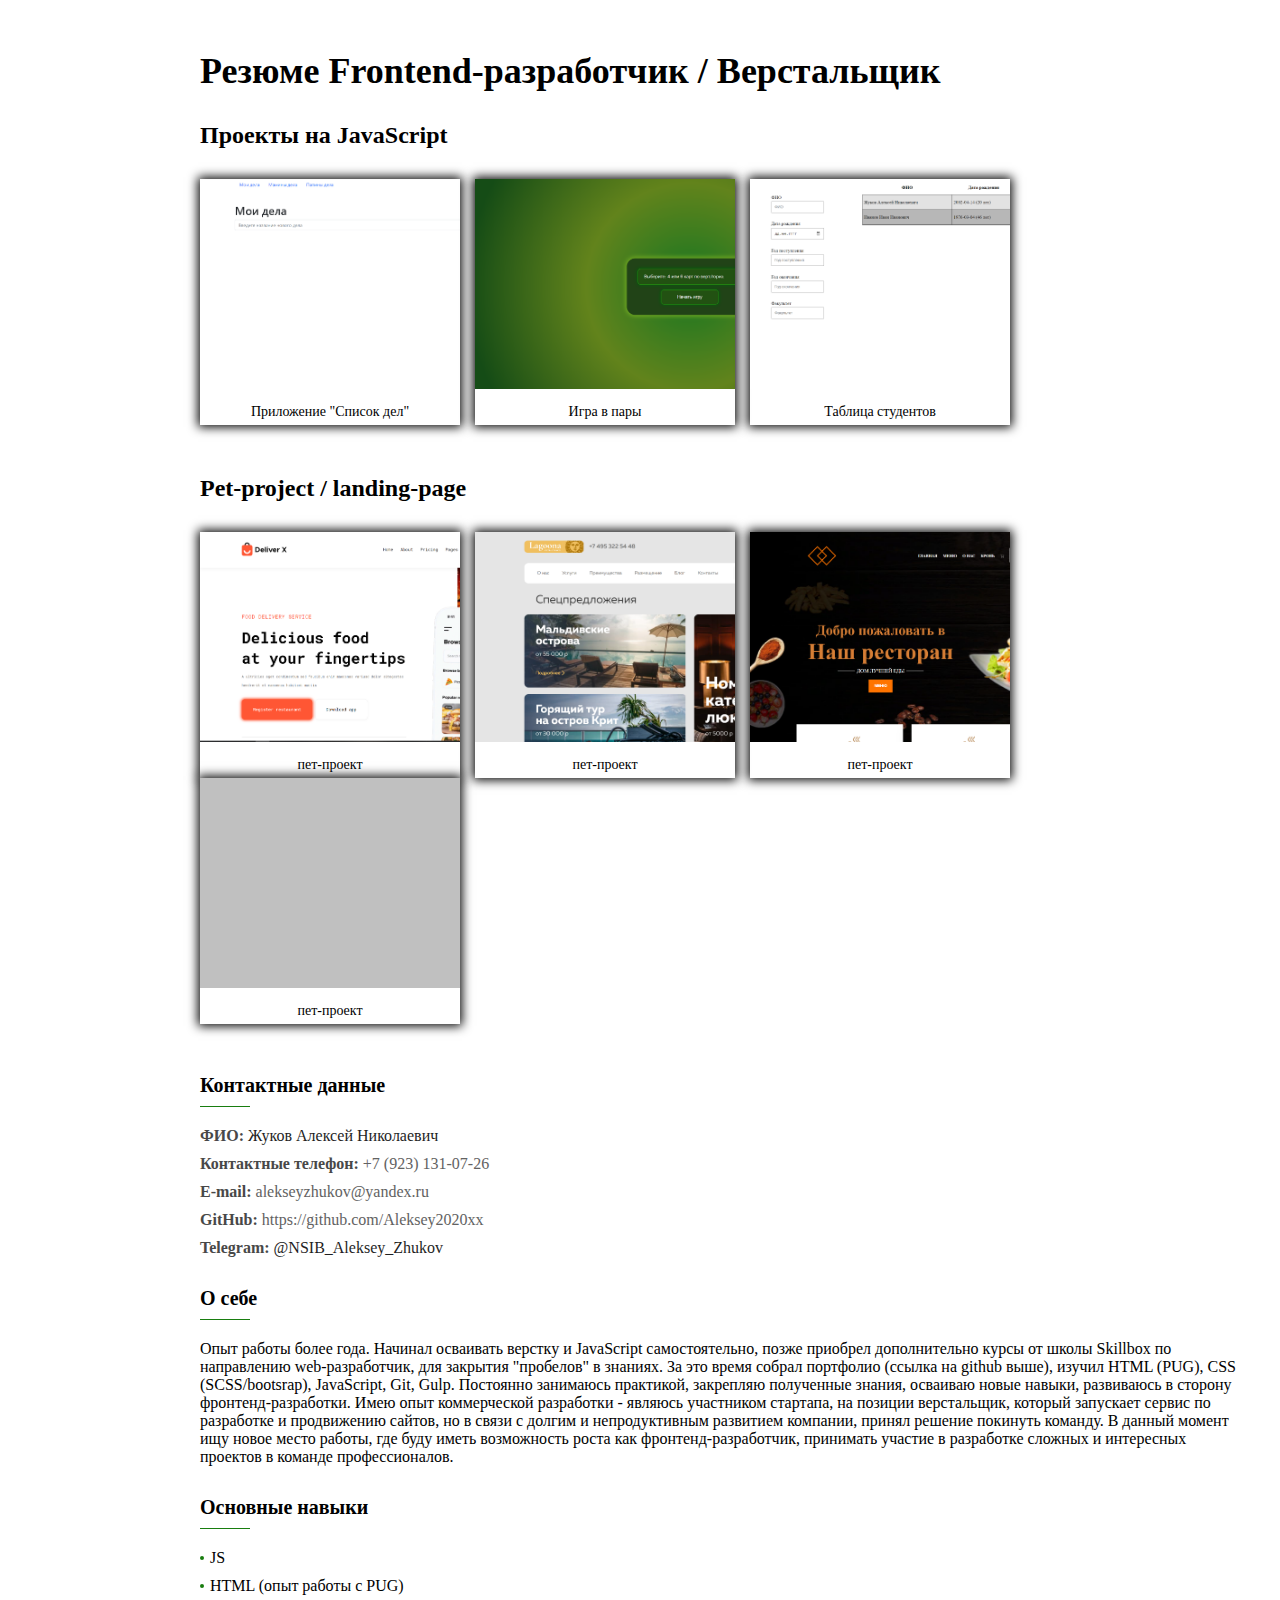
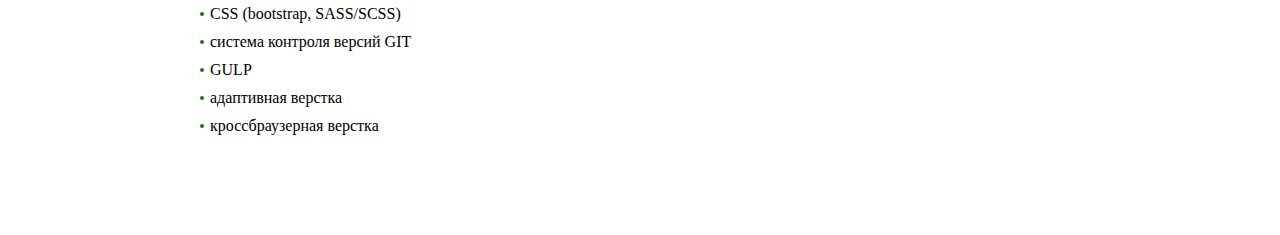
<file: index.html>
<!DOCTYPE html>
<html lang="en">
<head>
  <meta charset="UTF-8">
  <meta http-equiv="X-UA-Compatible" content="IE=edge">
  <meta name="viewport" content="width=device-width, initial-scale=1.0">
  <link rel="stylesheet" href="./css/style.css">
  <title>Portfolio</title>
</head>
<body>
  <div class="wrapper">

    <h1 class="hero__title">
      Резюме Frontend-разработчик / Верстальщик
    </h1>

    <section class="work flex">
      <div class="container">
        <h2 class="work__title">
          Проекты на JavaScript
        </h2>
        <ul class="work__list flex">
          <li class="work__item work-js">
            <div class="work__cart cart">
              <div class="cart__body flex">
                <a class="cart__link" target="_blank" href="./work/todo/index.html">Просмотреть демо</a>
                <a class="cart__link" target="_blank" href="https://github.com/Aleksey2020xx/js-todo">Просмотреть код</a>
              </div>
              <div class="cart__descr">Приложение "Список дел"</div>
            </div>
          </li>
          <li class="work__item work-js">
            <div class="work__cart cart">
              <div class="cart__body flex">
                <a class="cart__link" target="_blank" href="./work/game/index.html">Просмотреть демо</a>
                <a class="cart__link" target="_blank" href="https://github.com/Aleksey2020xx/js-game">Просмотреть код</a>
              </div>
              <div class="cart__descr">Игра в пары</div>
            </div>
          </li>
          <li class="work__item work-js">
            <div class="work__cart cart">
              <div class="cart__body flex">
                <a class="cart__link" target="_blank" href="./work/10_type-transform/index.html">Просмотреть демо</a>
                <a class="cart__link" target="_blank" href="https://github.com/Aleksey2020xx/pet-js-work/tree/master">Просмотреть код</a>
              </div>
              <div class="cart__descr">Таблица студентов</div>
            </div>
          </li>
        </ul>
  
        <h2 class="work__title">
          Pet-project / landing-page
        </h2>
        <ul class="work__list flex">
          <li class="work__item work-html">
            <div class="work__cart cart">
              <div class="cart__body flex">
                <a class="cart__link" target="_blank" href="./new-landing/index.html">Просмотреть демо</a>
                <a class="cart__link" target="_blank" href="https://github.com/Aleksey2020xx/new-landing/tree/master">Просмотреть код</a>
              </div>
              <div class="cart__descr">пет-проект</div>
            </div>
          </li>
          <li class="work__item work-html">
            <div class="work__cart cart">
              <div class="cart__body flex">
                <a class="cart__link" target="_blank" href="./work/landing/index.html">Просмотреть демо</a>
                <a class="cart__link" target="_blank" href="https://github.com/Aleksey2020xx/pet-project.git">Просмотреть код</a>
              </div>
              <div class="cart__descr">пет-проект</div>
            </div>
          </li>
          <li class="work__item work-html">
            <div class="work__cart cart">
              <div class="cart__body flex">
                <a class="cart__link" target="_blank" href="./work/landing-2/dist/index.html">Просмотреть демо</a>
                <a class="cart__link" target="_blank" href="https://github.com/Aleksey2020xx/pet-landing-2/tree/master">Просмотреть код</a>
              </div>
              <div class="cart__descr">пет-проект</div>
            </div>
          </li>
          <li class="work__item work-html">
            <div class="work__cart cart">
              <div class="cart__body flex">
                <a class="cart__link" target="_blank" href="">Просмотреть демо</a>
                <a class="cart__link" target="_blank" href="https://github.com/Aleksey2020xx/test-work">Просмотреть код</a>
              </div>
              <div class="cart__descr">пет-проект</div>
            </div>
          </li>
        </ul>

        <p class="work__paragraph">
          
        </p>
      </div>
    </section>

    <section class="hero flex section-offset">
      <div class="container">
        
        <h2 class="hero__subtitle">
          Контактные данные
        </h2>
        <ul class="hero__list">
          <li class="hero__item">
            <p class="hero__text">
              <span class="hero__text-bold">
                ФИО:
              </span>
              Жуков Алексей Николаевич
            </p>
          </li>
          <li class="hero__item">
            <p class="hero__text">
              <span class="hero__text-bold">
                Контактные телефон:
              </span>
              <a class="hero__link" href="tel:+79231310726">
                +7 (923) 131-07-26
              </a>
            </p>
          </li>
          <li class="hero__item">
            <p class="hero__text">
              <span class="hero__text-bold">
                E-mail:
              </span>
              <a class="hero__link" href="mailto: alekseyzhukov@yandex.ru" target="_blank">
                alekseyzhukov@yandex.ru
              </a>
            </p>
          </li>
          <li class="hero__item">
            <p class="hero__text">
              <span class="hero__text-bold">
                GitHub:
              </span>
              <a class="hero__link" href="https://github.com/Aleksey2020xx" target="_blank">
                https://github.com/Aleksey2020xx
              </a>
            </p>
          </li>
          <li class="hero__item">
            <p class="hero__text">
              <span class="hero__text-bold">
                Telegram:
              </span>
              @NSIB_Aleksey_Zhukov
            </p>
          </li>
        </ul>
        <h2 class="hero__subtitle">
          О себе
        </h2>
        <p class="hero__paragph">
          Опыт работы более года. Начинал осваивать верстку и JavaScript самостоятельно, позже приобрел дополнительно курсы от школы Skillbox по направлению web-разработчик, для закрытия "пробелов" в знаниях. За это время собрал портфолио (ссылка на github выше), изучил HTML (PUG), CSS (SCSS/bootsrap), JavaScript, Git, Gulp. Постоянно занимаюсь практикой, закрепляю полученные знания, осваиваю новые навыки, развиваюсь в сторону фронтенд-разработки. Имею опыт коммерческой разработки - являюсь участником стартапа, на позиции верстальщик, который запускает сервис по разработке и продвижению сайтов, но в связи с долгим и непродуктивным развитием компании, принял решение покинуть команду. В данный момент ищу новое место работы, где буду иметь возможность роста как фронтенд-разработчик, принимать участие в разработке сложных и интересных проектов в команде профессионалов.   
        </p>
        <h2 class="hero__subtitle">
          Основные навыки
        </h2>
        <ul class="hero__list">
          <li>
            JS
          </li>
          <li>
            HTML (опыт работы с PUG)
          </li>
          <li>
            CSS (bootstrap, SASS/SCSS)
          </li>
          <li>
            система контроля версий GIT
          </li>
          <li>
            GULP
          </li>
          <li>
            адаптивная верстка
          </li>
          <li>
            кроссбраузерная верстка
          </li>
        </ul>
      </div>
    </section>
    
  </div>
</body>
</html>
</file>
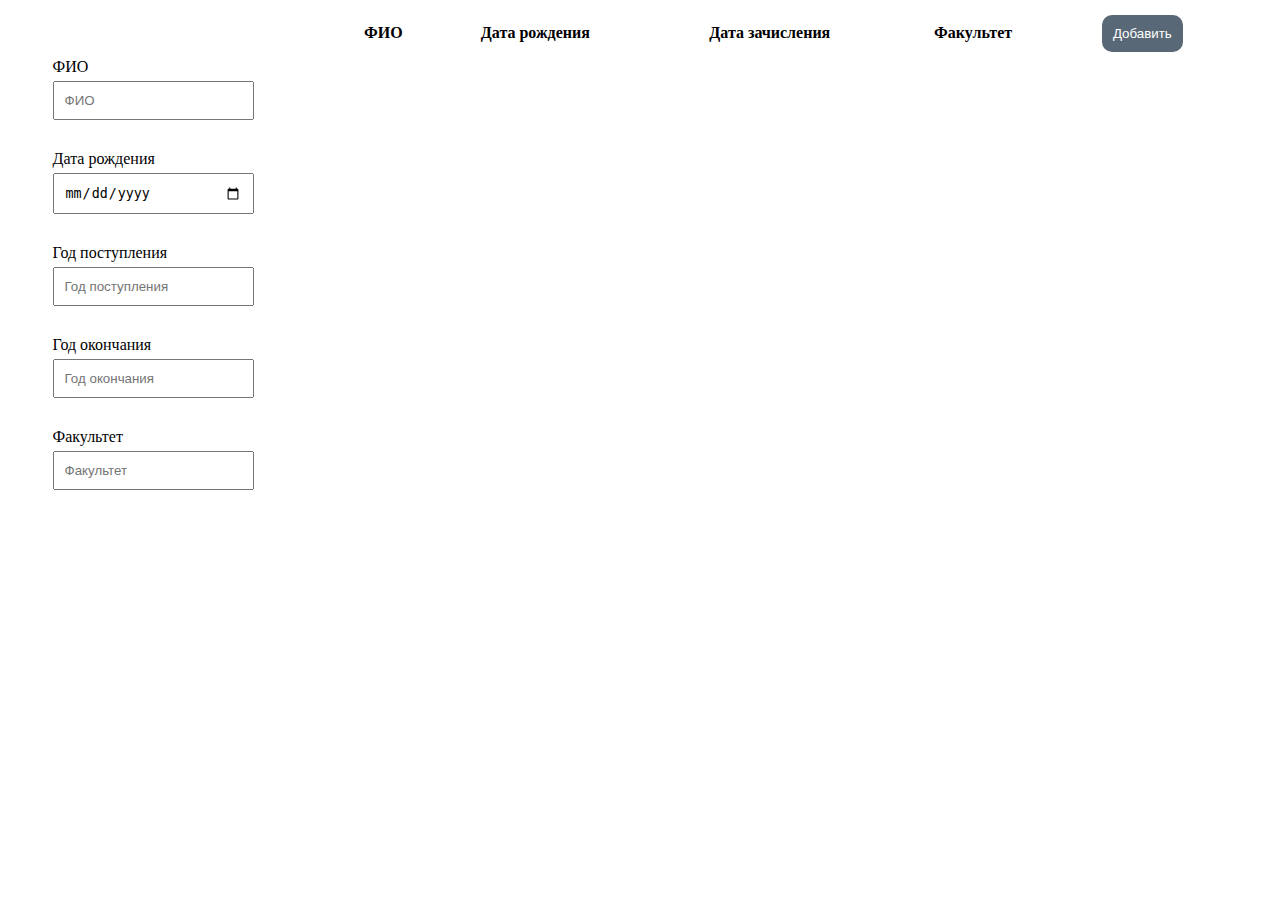
<file: work/10_type-transform/index.html>
<!DOCTYPE html>
<html lang="en">
<head>
  <meta charset="UTF-8">
  <meta http-equiv="X-UA-Compatible" content="IE=edge">
  <meta name="viewport" content="width=device-width, initial-scale=1.0">
  <title>Document</title>
  <link rel="stylesheet" href="./style.css">
  <script defer src="./script.js"></script>
</head>
<body>
  
</body>
</html>
</file>
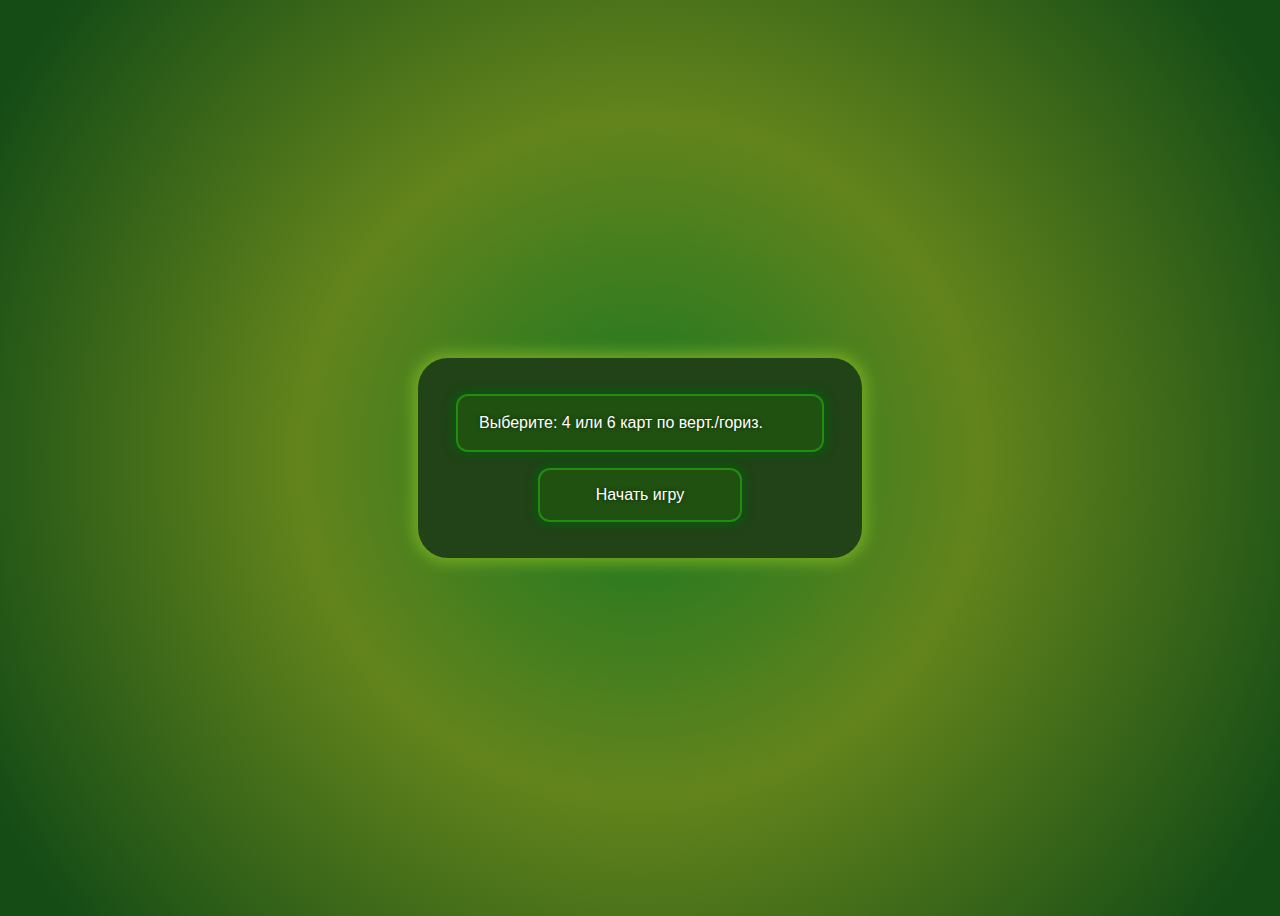
<file: work/game/index.html>
<!DOCTYPE html>
<html lang="en">
<head>
  <meta charset="UTF-8">
  <meta http-equiv="X-UA-Compatible" content="IE=edge">
  <meta name="viewport" content="width=device-width, initial-scale=1.0">
  <title>Game</title>
  <link rel="stylesheet" href="./style.css">
  <script defer src="./script.js"></script>
</head>
<body>
  
</body>
</html>
</file>
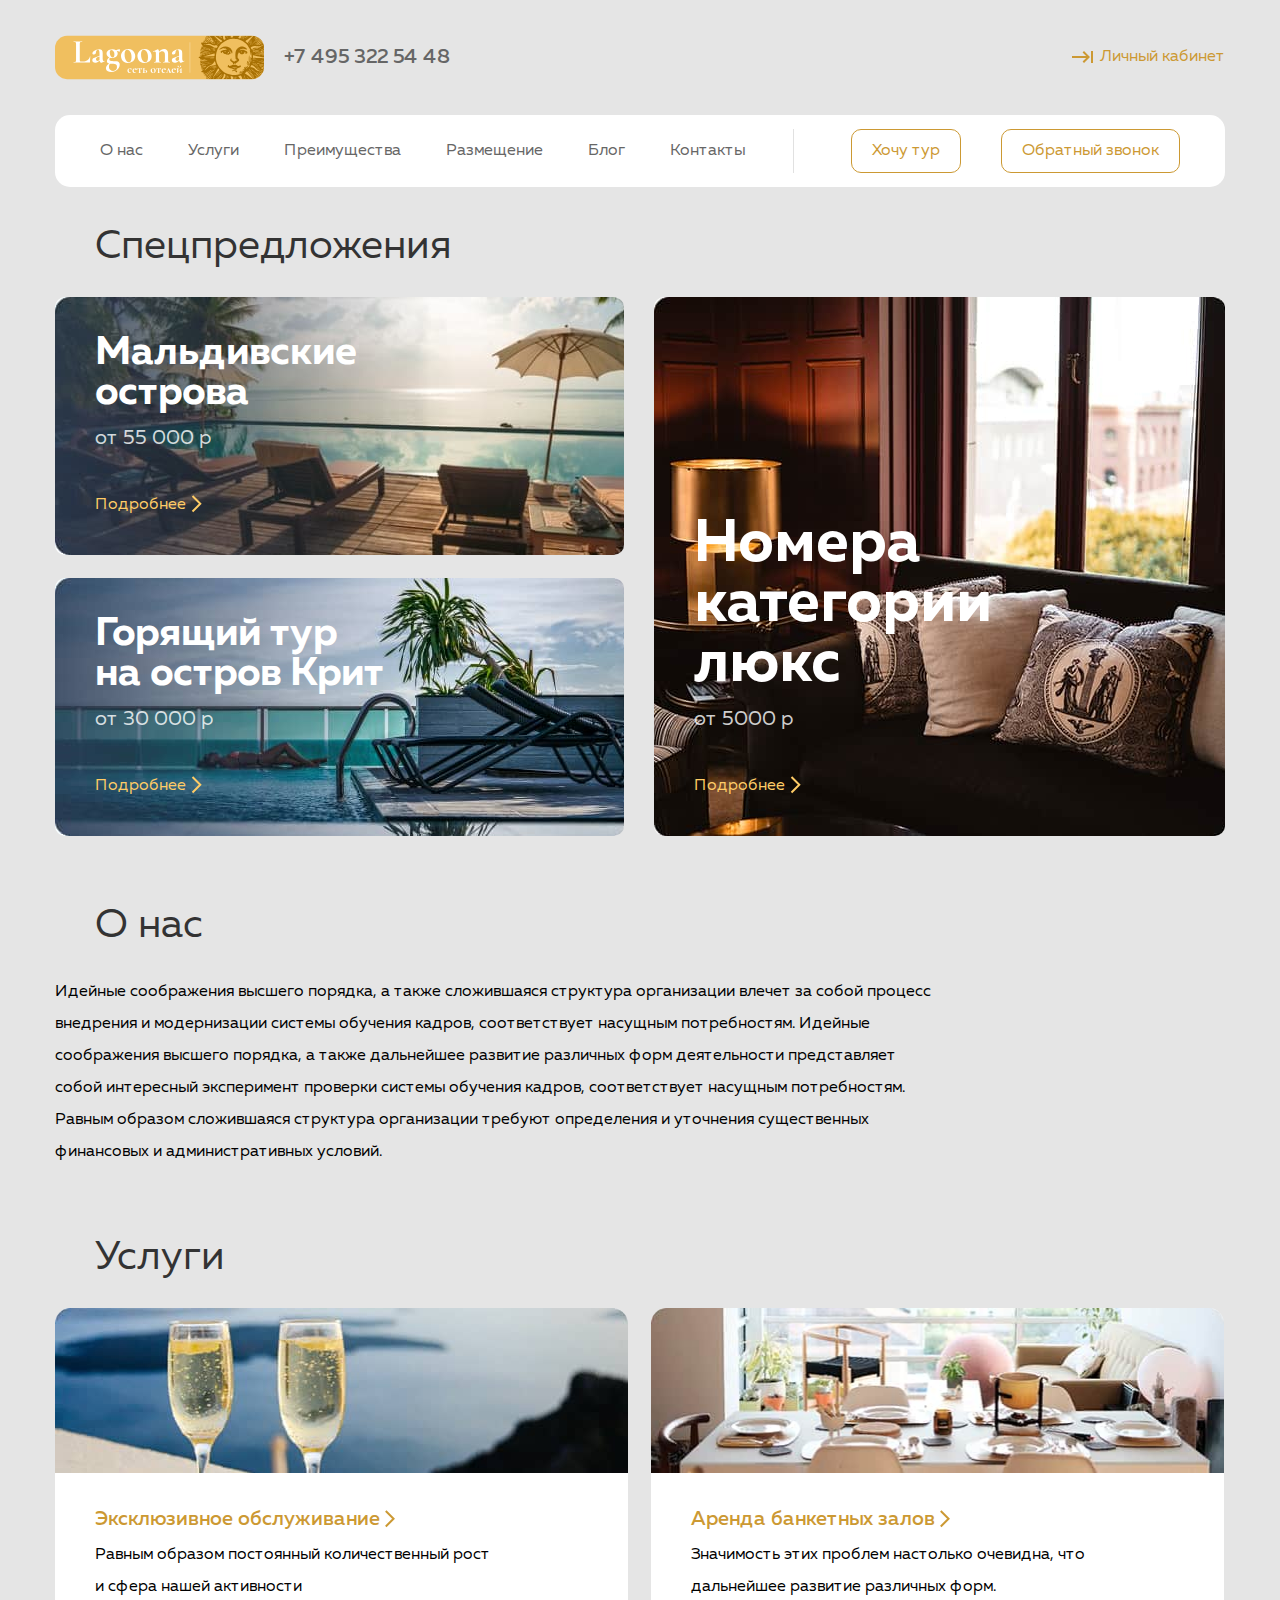
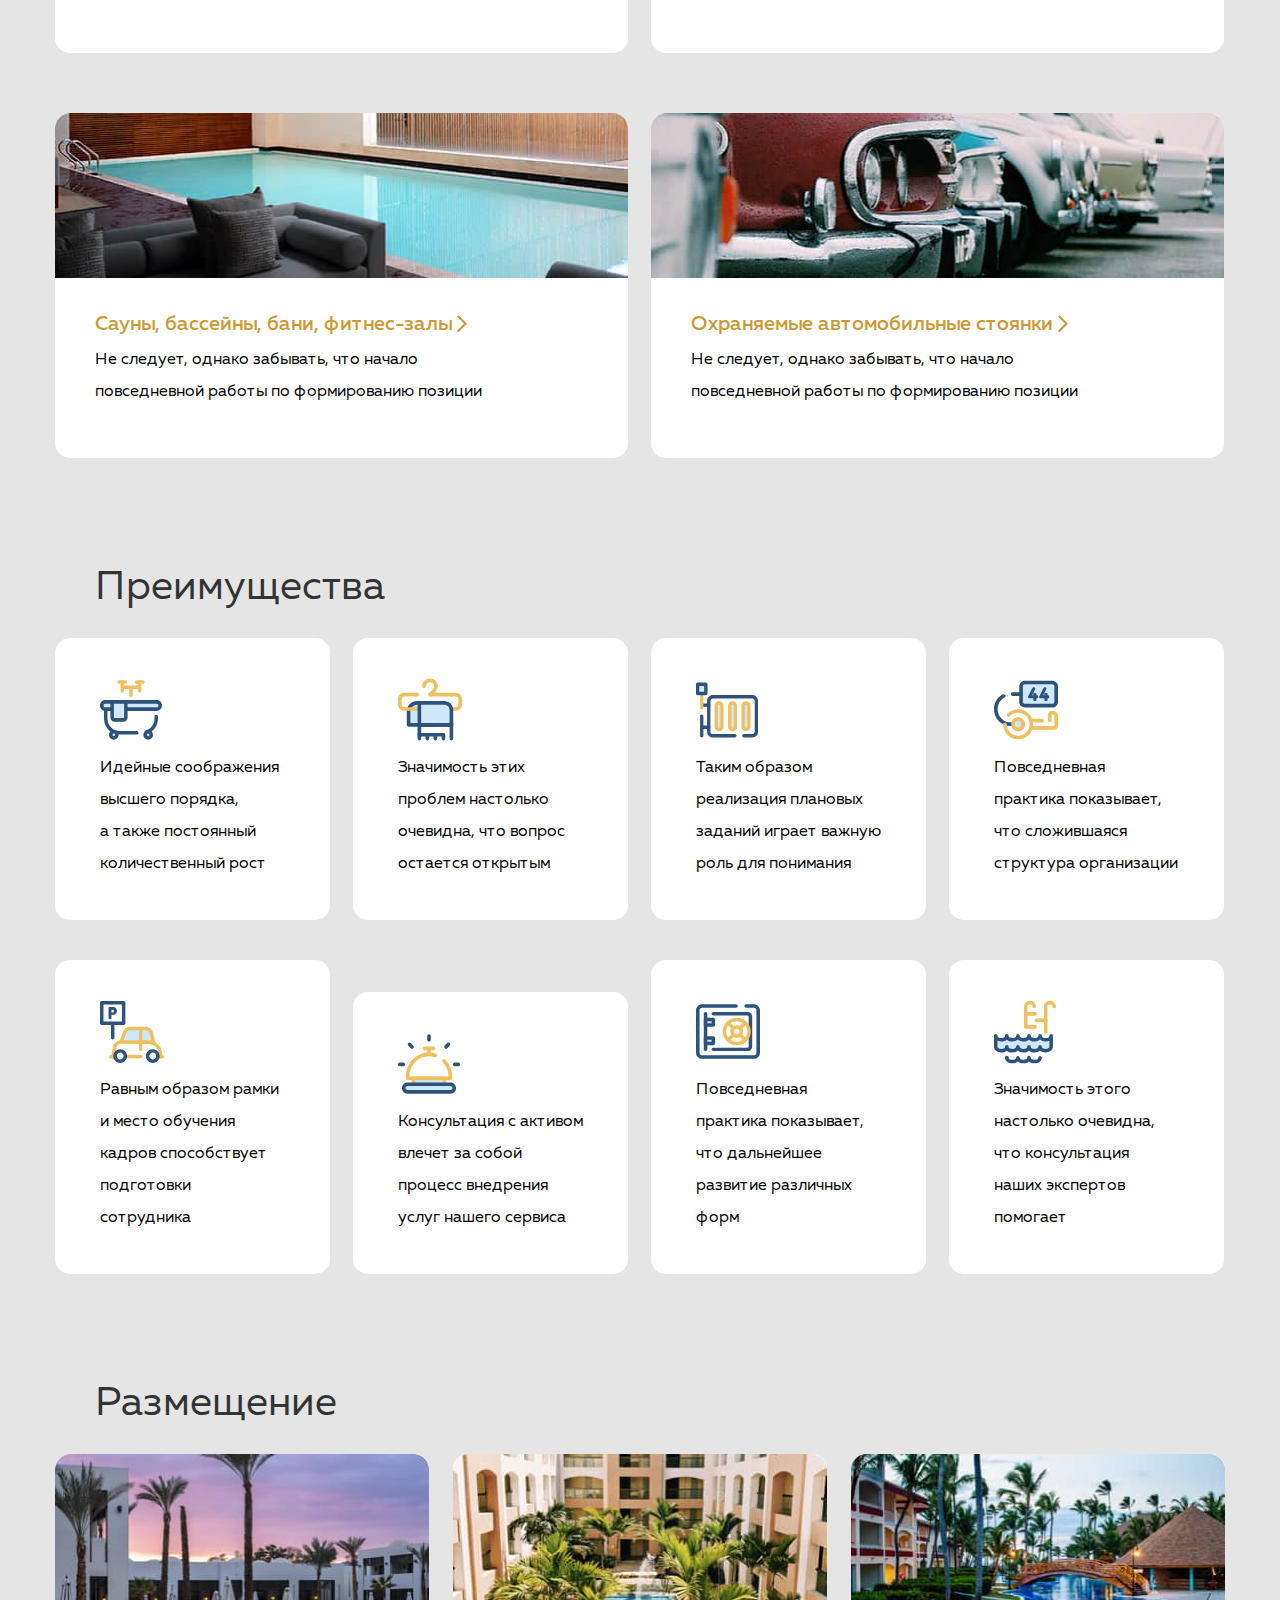
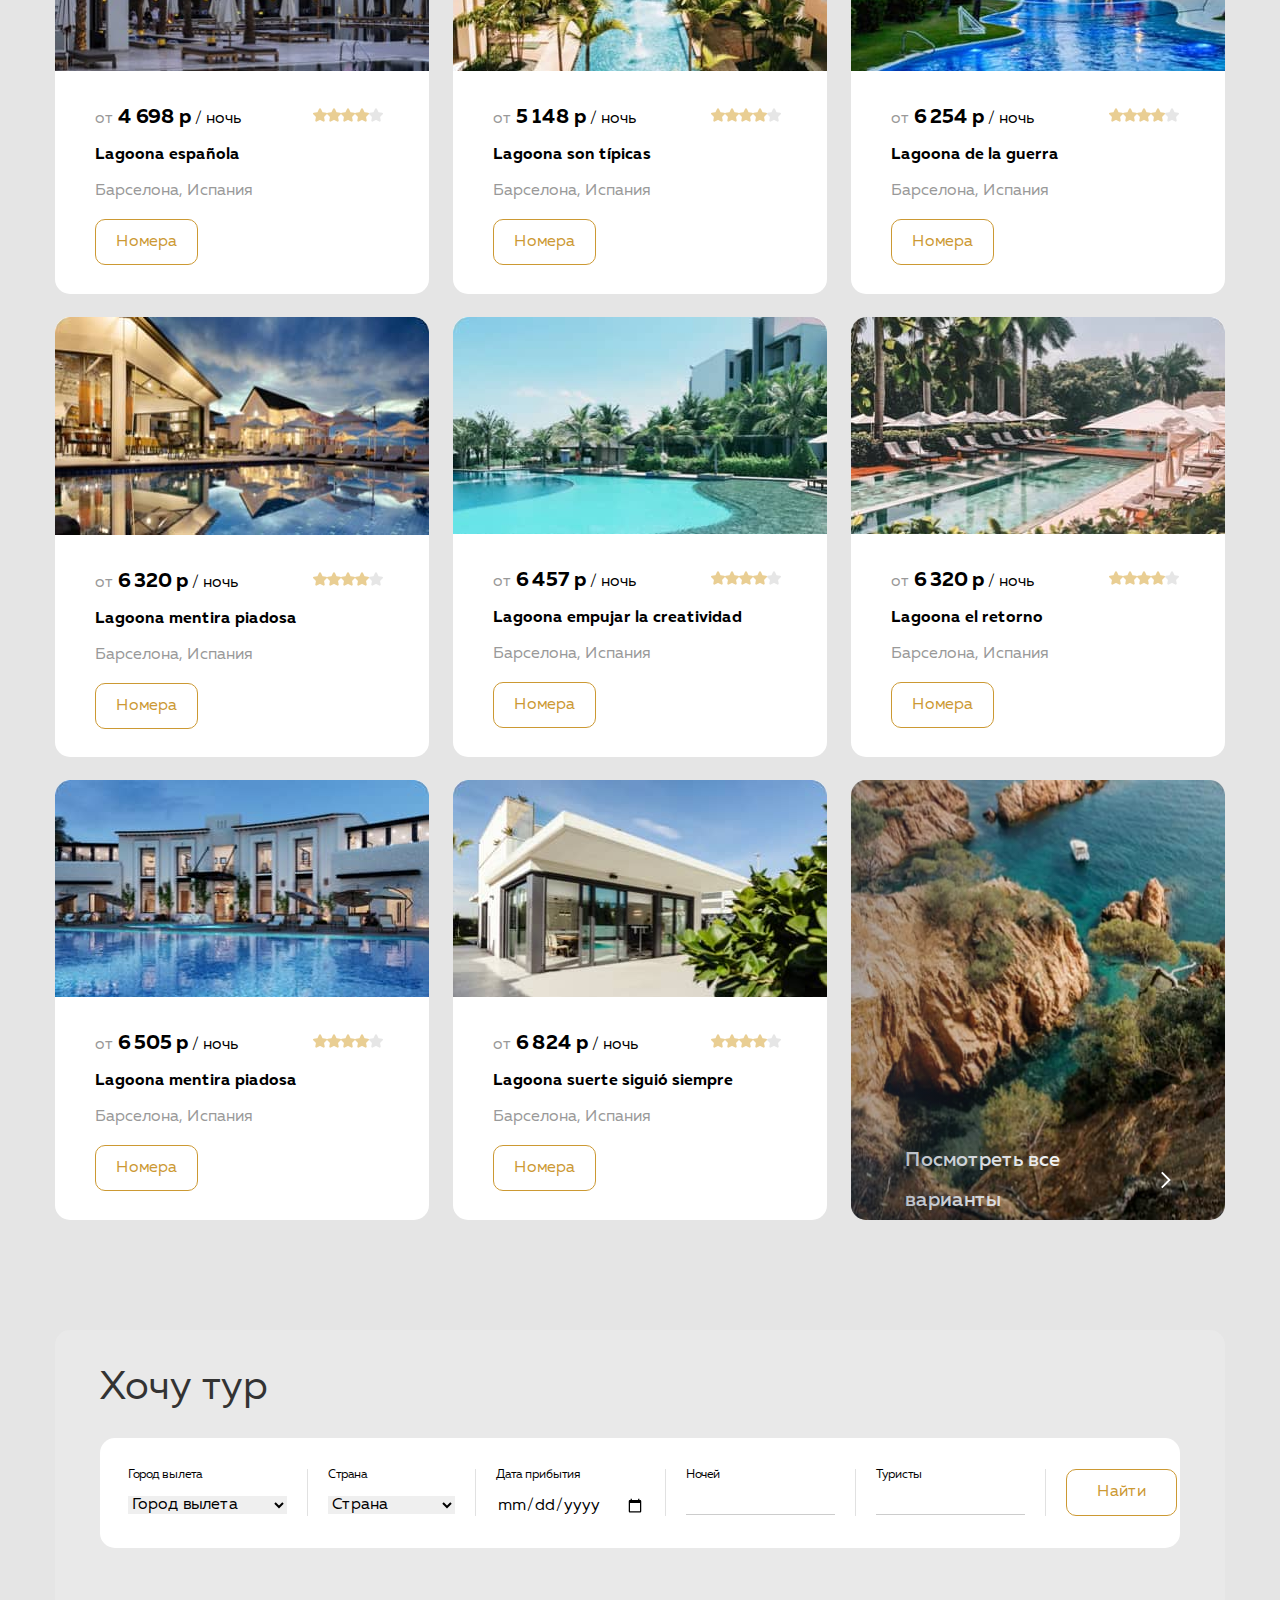
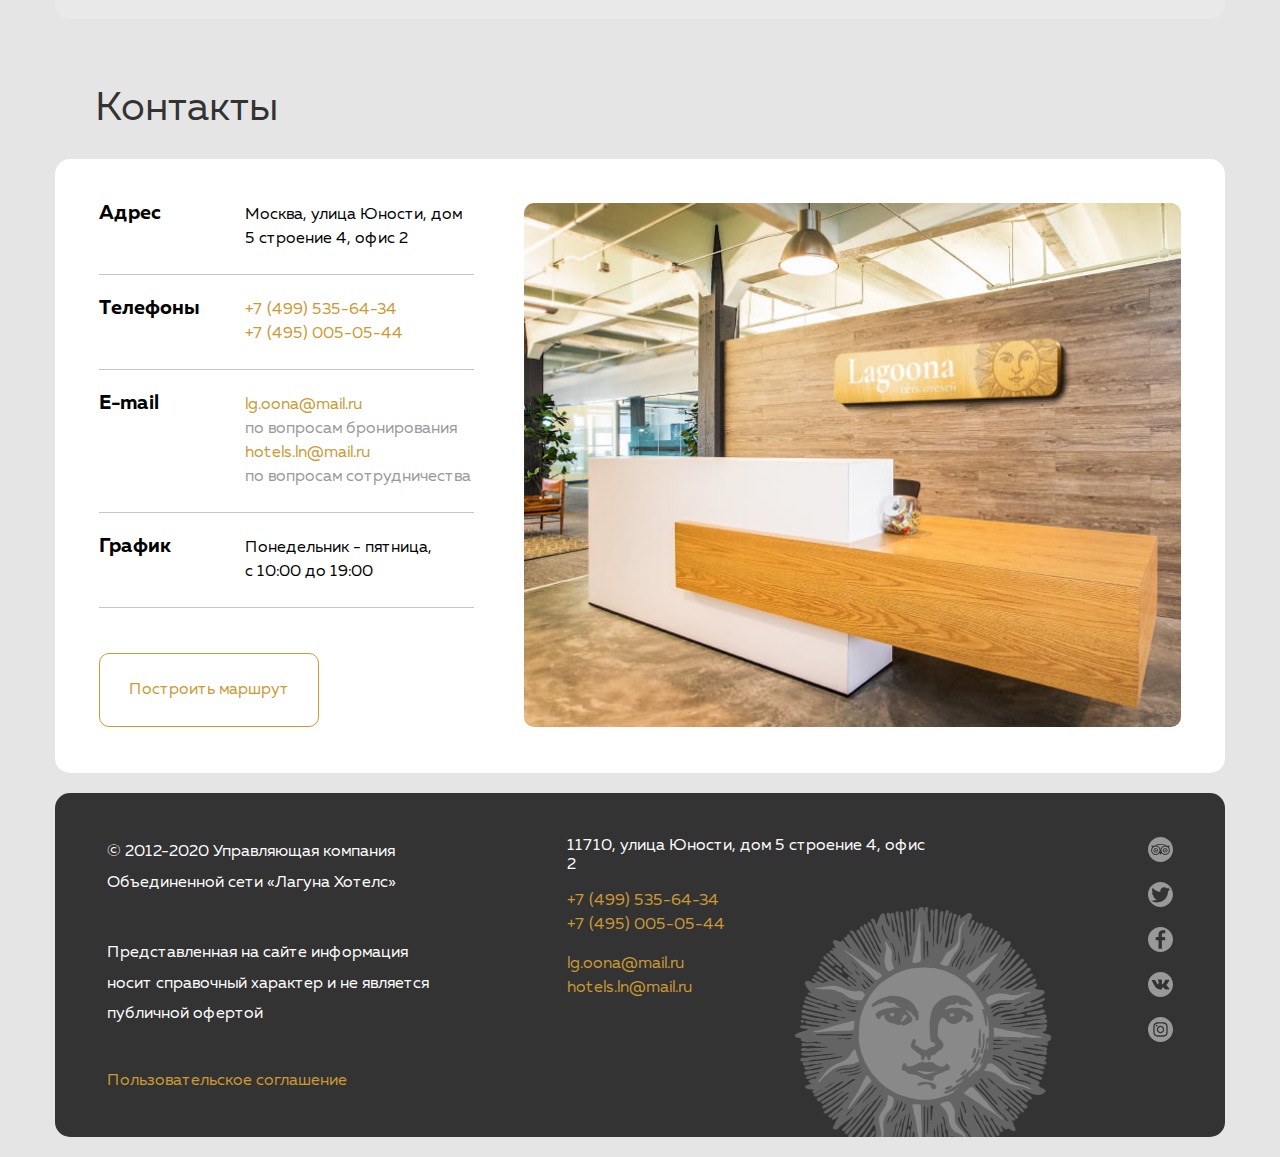
<file: work/landing/index.html>
<!DOCTYPE html>
<html lang="en">
<head>
  <meta charset="UTF-8">
  <meta http-equiv="X-UA-Compatible" content="IE=edge">
  <meta name="viewport" content="width=device-width, initial-scale=1.0">
  <title>Lagoona</title>
  <link rel="shortcut icon" href="img/favicon.svg" type="image/x-icon">
  <link rel="stylesheet" href="css/normalize.css">
  <link rel="stylesheet" href="css/style.css">
</head>
<body>
  <header class="header">
    <div class="container flex container-header">
      <div class="header-content flex">
        <a href="#" class="header-logo">
          <img class="logo-img" src="img/logo.svg" alt="">
        </a>
        <div class="header-content-link flex">
          <a href="tel:+74953225448" class="header-tel">
            +7 495 322 54 48
          </a>
          <a href="" class="header-cabinet">
            <svg width="24" height="24" viewBox="0 0 24 24" fill="none" xmlns="http://www.w3.org/2000/svg">
              <path d="M11.59 7.41L15.17 11H1V13H15.17L11.58 16.59L13 18L19 12L13 6L11.59 7.41ZM20 6V18H22V6H20Z" fill="#CC9933"/>
            </svg>
          </a>
        </div>
      </div>
      <nav class="header-nav flex">
        <ul class="header-list header-items-link list-reset flex">
          <li class="header-list-item">
            <a href="#" class="header-list-link">
              О&nbsp;нас
            </a>
          </li>
          <li class="header-list-item">
            <a href="#" class="header-list-link">
              Услуги
            </a>
          </li>
          <li class="header-list-item">
            <a href="#" class="header-list-link">
              Преимущества
            </a>
          </li>
          <li class="header-list-item">
            <a href="#" class="header-list-link">
              Размещение
            </a>
          </li>
          <li class="header-list-item">
            <a href="#" class="header-list-link">
              Блог
            </a>
          </li>
          <li class="header-list-item">
            <a href="#" class="header-list-link">
              Контакты
            </a>
          </li>
        </ul>
        <ul class="header-list header-items-btn list-reset flex">
          <li class="header-item">
            <button class="header-item-btn btn">
              Хочу тур
            </button>
          </li>
          <li class="header-item">
            <button class="header-item-btn btn">
              Обратный звонок
            </button>
          </li>
        </ul>
      </nav>
    </div>
  </header>
  <main class="main">
    <div class="container">
      <section class="section-special section-offset">
        <h2 class="section-title special-title">
          Спецпредложения
        </h2>
        <div class="container-card flex">
          <div class="container-card-small">
            <article class="special-card flex">
              <h3 class="special-card-title special-title-medium">
                Мальдивские острова
              </h3>
              <span class="special-card-desc">
                от&nbsp;55&nbsp;000&nbsp;р
              </span>
              <a href="#" class="special-card-link">
                <svg width="11" height="18" viewBox="0 0 11 18" fill="none" xmlns="http://www.w3.org/2000/svg">
                  <path d="M1.49998 1.00002L9.27815 8.7782L1.49998 16.5564" stroke="#FFCC66" stroke-width="2"/>
                </svg>
              </a>
            </article>
            <article class="special-card flex">
              <h3 class="special-card-title special-title-medium">
                Горящий тур на&nbsp;остров Крит
              </h3>
              <span class="special-card-desc">
                от&nbsp;30&nbsp;000&nbsp;р
              </span>
              <a href="#" class="special-card-link">
                <svg width="11" height="18" viewBox="0 0 11 18" fill="none" xmlns="http://www.w3.org/2000/svg">
                  <path d="M1.49998 1.00002L9.27815 8.7782L1.49998 16.5564" stroke="#FFCC66" stroke-width="2"/>
                </svg>
              </a>
            </article>
          </div>
          <article class="special-card special-card-large flex">
            <h3 class="special-card-title special-title-large">
              Номера категории люкс
            </h3>
            <span class="special-card-desc">
              от&nbsp;5000&nbsp;р
            </span>
            <a href="#" class="special-card-link">
              <svg width="11" height="18" viewBox="0 0 11 18" fill="none" xmlns="http://www.w3.org/2000/svg">
                <path d="M1.49998 1.00002L9.27815 8.7782L1.49998 16.5564" stroke="#FFCC66" stroke-width="2"/>
              </svg>
            </a>
          </article>
        </div>
      </section>
      <section class="section-desc section-offset">
        <h2 class="section-title section-desc-title">
          О&nbsp;нас
        </h2>
        <p class="section-descr-text">
          Идейные соображения высшего порядка, а&nbsp;также сложившаяся структура организации влечет за&nbsp;собой процесс внедрения и&nbsp;модернизации системы обучения кадров, соответствует насущным потребностям. Идейные соображения высшего порядка, а&nbsp;также дальнейшее развитие различных форм деятельности представляет собой интересный эксперимент проверки системы обучения кадров, соответствует насущным потребностям. Равным образом сложившаяся структура организации требуют определения и&nbsp;уточнения существенных финансовых и&nbsp;административных условий.
        </p>
      </section>
      <section class="section-services section-offset">
        <h2 class="section-title services-title">
          Услуги
        </h2>
        <ul class="section-services-list list-reset">
          <li class="section-services-item">
            <div class="services-item-img"></div>
            <div class="services-item-content">
              <a href="" class="section-services-link">
                <svg width="10" height="18" viewBox="0 0 10 18" fill="none" xmlns="http://www.w3.org/2000/svg">
                  <path d="M0.778175 1.00002L8.55635 8.7782L0.778175 16.5564" stroke="#CC9933" stroke-width="2"/>
                  </svg>
              </a>
              <p class="section-services-desc">
                Равным образом постоянный количественный рост и&nbsp;сфера нашей активности
              </p>
            </div>
          </li>
          <li class="section-services-item">
            <div class="services-item-img"></div>
            <div class="services-item-content">
              <a href="" class="section-services-link">
                <svg width="10" height="18" viewBox="0 0 10 18" fill="none" xmlns="http://www.w3.org/2000/svg">
                  <path d="M0.778175 1.00002L8.55635 8.7782L0.778175 16.5564" stroke="#CC9933" stroke-width="2"/>
                </svg>
              </a>
              <p class="section-services-desc">
                Значимость этих проблем настолько очевидна, что дальнейшее развитие различных форм.
              </p>
            </div>
          </li>
          <li class="section-services-item">
            <div class="services-item-img"></div>
            <div class="services-item-content">
              <a href="" class="section-services-link">
                <svg width="10" height="18" viewBox="0 0 10 18" fill="none" xmlns="http://www.w3.org/2000/svg">
                  <path d="M0.778175 1.00002L8.55635 8.7782L0.778175 16.5564" stroke="#CC9933" stroke-width="2"/>
                </svg>
              </a>
              <p class="section-services-desc">
                Не&nbsp;следует, однако забывать, что начало повседневной работы по&nbsp;формированию позиции
              </p>
            </div>
          </li>
          <li class="section-services-item">
            <div class="services-item-img"></div>
            <div class="services-item-content">
              <a href="" class="section-services-link">
                <svg width="10" height="18" viewBox="0 0 10 18" fill="none" xmlns="http://www.w3.org/2000/svg">
                  <path d="M0.778175 1.00002L8.55635 8.7782L0.778175 16.5564" stroke="#CC9933" stroke-width="2"/>
                </svg>
              </a>
              <p class="section-services-desc">
                Не&nbsp;следует, однако забывать, что начало повседневной работы по&nbsp;формированию позиции
              </p>
            </div>
          </li>
        </ul>
      </section>
      <section class="section-advantages section-offset">
        <h2 class="section-title section-advantages-title">
          Преимущества
        </h2>
        <ul class="section-advantages-list list-reset ">
          <li class="section-advantage-item">
            <div class="advantage-item-img"></div>
            <div class="advantage-item-content">
              <p class="section-advantages-text">
                Идейные соображения высшего порядка, а&nbsp;также постоянный количественный рост
              </p>
            </div>
          </li>
          <li class="section-advantage-item">
            <div class="advantage-item-img"></div>
            <div class="advantage-item-content">
              <p class="section-advantages-text">
                Значимость этих проблем настолько очевидна, что вопрос остается открытым
              </p>
            </div>
          </li>
          <li class="section-advantage-item">
            <div class="advantage-item-img"></div>
            <div class="advantage-item-content">
              <p class="section-advantages-text">
                Таким образом реализация плановых заданий играет важную роль для понимания
              </p>
            </div>
          </li>
          <li class="section-advantage-item">
            <div class="advantage-item-img"></div>
            <div class="advantage-item-content">
              <p class="section-advantages-text">
                Повседневная практика показывает, что сложившаяся структура организации
              </p>
            </div>
          </li>
          <li class="section-advantage-item">
            <div class="advantage-item-img"></div>
            <div class="advantage-item-content">
              <p class="section-advantages-text">
                Равным образом рамки и&nbsp;место обучения кадров способствует подготовки сотрудника
              </p>
            </div>
          </li>
          <li class="section-advantage-item">
            <div class="advantage-item-img"></div>
            <div class="advantage-item-content">
              <p class="section-advantages-text">
                Консультация с&nbsp;активом влечет за&nbsp;собой процесс внедрения услуг нашего сервиса
              </p>
            </div>
          </li>
          <li class="section-advantage-item">
            <div class="advantage-item-img"></div>
            <div class="advantage-item-content">
              <p class="section-advantages-text">
                Повседневная практика показывает, что дальнейшее развитие различных форм
              </p>
            </div>
          </li>
          <li class="section-advantage-item">
            <div class="advantage-item-img"></div>
            <div class="advantage-item-content">
              <p class="section-advantages-text">
                Значимость этого настолько очевидна, что консультация наших экспертов помогает
              </p>
            </div>
          </li>
        </ul>
      </section>
      <section class="section-placement section-offset">
        <h2 class="section-title section-placement-title">
          Размещение
        </h2>
        <ul class="section-placement-list list-reset">
          <li class="section-placement-item">
              <div class="article-img">
                <img class="article-img" src="img/article-1.jpg" alt="Lagoona española">
              </div>
              <div class="article-content">
                <p class="article-price">
                  <span class="text-elem">от</span> <strong>4 698 р</strong> / ночь
                </p>
                <h3 class="article-name">
                  Lagoona española
                </h3>
                <p class="article-text text-elem">
                  Барселона, Испания
                </p>
                <button class="article-btn btn">
                  Номера
                </button>
                <div class="article-rating">
                  <img src="img/star-active.svg" alt="Рейтинг номеров 4 из 5">
                  <img src="img/star-active.svg" alt="">
                  <img src="img/star-active.svg" alt="">
                  <img src="img/star-active.svg" alt="">
                  <img src="img/star.svg" alt="">
                </div>
              </div>
          </li>
          <li class="section-placement-item">
              <div class="article-img">
                <img class="article-img" src="img/article-2.jpg" alt="Lagoona son típicas">
              </div>
              <div class="article-content">
                <p class="article-price">
                  <span class="text-elem">от</span> <strong>5 148 р</strong> / ночь
                </p>
                <h3 class="article-name">
                  Lagoona son típicas
                </h3>
                <p class="article-text text-elem">
                  Барселона, Испания
                </p>
                <button class="article-btn btn">
                  Номера
                </button>
                <div class="article-rating">
                  <img src="img/star-active.svg" alt="Рейтинг номеров 4 из 5">
                  <img src="img/star-active.svg" alt="">
                  <img src="img/star-active.svg" alt="">
                  <img src="img/star-active.svg" alt="">
                  <img src="img/star.svg" alt="">
                </div>
              </div>
          </li>
          <li class="section-placement-item">
              <div class="article-img">
                <img class="article-img" src="img/article-3.jpg" alt="Lagoona de la guerra">
              </div>
              <div class="article-content">
                <p class="article-price">
                  <span class="text-elem">от</span> <strong>6 254 р</strong> / ночь
                </p>
                <h3 class="article-name">
                  Lagoona de la guerra
                </h3>
                <p class="article-text text-elem">
                  Барселона, Испания
                </p>
                <button class="article-btn btn">
                  Номера
                </button>
                <div class="article-rating">
                  <img src="img/star-active.svg" alt="Рейтинг номеров 4 из 5">
                  <img src="img/star-active.svg" alt="">
                  <img src="img/star-active.svg" alt="">
                  <img src="img/star-active.svg" alt="">
                  <img src="img/star.svg" alt="">
                </div>
              </div>
          </li>
          <li class="section-placement-item">
              <div class="article-img">
                <img class="article-img" src="img/article-4.jpg" alt="Lagoona mentira piadosa">
              </div>
              <div class="article-content">
                <p class="article-price">
                  <span class="text-elem">от</span> <strong>6 320 р</strong> / ночь
                </p>
                <h3 class="article-name">
                  Lagoona mentira piadosa
                </h3>
                <p class="article-text text-elem">
                  Барселона, Испания
                </p>
                <button class="article-btn btn">
                  Номера
                </button>
                <div class="article-rating">
                  <img src="img/star-active.svg" alt="Рейтинг номеров 4 из 5">
                  <img src="img/star-active.svg" alt="">
                  <img src="img/star-active.svg" alt="">
                  <img src="img/star-active.svg" alt="">
                  <img src="img/star.svg" alt="">
                </div>
              </div>
          </li>
          <li class="section-placement-item">
              <div class="article-img">
                <img class="article-img" src="img/article-5.jpg" alt="Lagoona empujar la creatividad">
              </div>
              <div class="article-content">
                <p class="article-price">
                  <span class="text-elem">от</span> <strong>6 457 р</strong> / ночь
                </p>
                <h3 class="article-name">
                  Lagoona empujar la creatividad
                </h3>
                <p class="article-text text-elem">
                  Барселона, Испания
                </p>
                <button class="article-btn btn">
                  Номера
                </button>
                <div class="article-rating">
                  <img src="img/star-active.svg" alt="Рейтинг номеров 4 из 5">
                  <img src="img/star-active.svg" alt="">
                  <img src="img/star-active.svg" alt="">
                  <img src="img/star-active.svg" alt="">
                  <img src="img/star.svg" alt="">
                </div>
              </div>
          </li>
          <li class="section-placement-item">
              <div class="article-img">
                <img class="article-img" src="img/article-6.jpg" alt="Lagoona el retorno">
              </div>
              <div class="article-content">
                <p class="article-price">
                  <span class="text-elem">от</span> <strong>6 320 р</strong> / ночь
                </p>
                <h3 class="article-name">
                  Lagoona el retorno
                </h3>
                <p class="article-text text-elem">
                  Барселона, Испания
                </p>
                <button class="article-btn btn">
                  Номера
                </button>
                <div class="article-rating">
                  <img src="img/star-active.svg" alt="Рейтинг номеров 4 из 5">
                  <img src="img/star-active.svg" alt="">
                  <img src="img/star-active.svg" alt="">
                  <img src="img/star-active.svg" alt="">
                  <img src="img/star.svg" alt="">
                </div>
              </div>
          </li>
          <li class="section-placement-item">
              <div class="article-img">
                <img class="article-img" src="img/article-7.jpg" alt="Lagoona mentira piadosa">
              </div>
              <div class="article-content">
                <p class="article-price">
                  <span class="text-elem">от</span> <strong>6 505 р</strong> / ночь
                </p>
                <h3 class="article-name">
                  Lagoona mentira piadosa
                </h3>
                <p class="article-text text-elem">
                  Барселона, Испания
                </p>
                <button class="article-btn btn">
                  Номера
                </button>
                <div class="article-rating">
                  <img src="img/star-active.svg" alt="Рейтинг номеров 4 из 5">
                  <img src="img/star-active.svg" alt="">
                  <img src="img/star-active.svg" alt="">
                  <img src="img/star-active.svg" alt="">
                  <img src="img/star.svg" alt="">
                </div>
              </div>
          </li>
          <li class="section-placement-item">
              <div class="article-img">
                <img class="article-img" src="img/article-8.jpg" alt="Lagoona suerte siguió siempre">
              </div>
              <div class="article-content">
                <p class="article-price">
                  <span class="text-elem">от</span> <strong>6 824 р</strong> / ночь
                </p>
                <h3 class="article-name">
                  Lagoona suerte siguió siempre
                </h3>
                <p class="article-text text-elem">
                  Барселона, Испания
                </p>
                <button class="article-btn btn">
                  Номера
                </button>
                <div class="article-rating">
                  <img src="img/star-active.svg" alt="Рейтинг номеров 4 из 5">
                  <img src="img/star-active.svg" alt="">
                  <img src="img/star-active.svg" alt="">
                  <img src="img/star-active.svg" alt="">
                  <img src="img/star.svg" alt="">
                </div>
              </div>
          </li>
          <li class="section-placement-item placement-item-last">
            <a class="section-placement-link" href="#">
              <svg width="10" height="18" viewBox="0 0 10 18" fill="none" xmlns="http://www.w3.org/2000/svg">
                <path d="M0.778175 1.22183L8.55635 9L0.778175 16.7782" stroke="white" stroke-width="2"/>
              </svg>
            </a>
          </li>
        </ul>

      </section>
      <section class="section-form section-offset">
        <h2 class="section-title section-form-title">
          Хочу тур
        </h2>
        <form action="https://jsonplaceholder.typicode.com/posts" method="post" class="form flex">
          <label class="form-label flex">
            <span class="form-descr">
              Город вылета
            </span>
            <select name="city" class="form-item form-select">
              <option value="city" disabled selected>
                Город вылета
              </option>
              <option value="Saint-Petersburg">
                Санкт-Петербург
              </option>
              <option value="Saint-Petersburg">
                Саранск
              </option>
              <option value="Saint-Petersburg">
                Севастополь
              </option>
              <option value="Saint-Petersburg">
                Симферополь
              </option>
              <option value="Saint-Petersburg">
                Сочи
              </option>
              <option value="Saint-Petersburg">
                Ставрополь
              </option>
              <option value="Saint-Petersburg">
                Сызрань
              </option>
              <option value="Saint-Petersburg">
                Сыктывкар
              </option>
            </select>
          </label>
          <label class="form-label flex">
            <span class="form-descr">
              Страна
            </span>
            <select name="country" class="form-item form-select">
              <option value="country" disabled selected>
                Страна
              </option>
              <option value="Australia">
                Австралия
              </option>
              <option value="Australia">
                Азербайджан
              </option>
              <option value="Australia">
                Албания
              </option>
              <option value="Australia">
                Англия
              </option>
              <option value="Australia">
                Аргентина
              </option>
              <option value="Australia">
                Армения
              </option>
              <option value="Australia">
                Белоруссия
              </option>
              <option value="Australia">
                Бельгия
              </option>
            </select>
          </label>
          <label class="form-label flex">
            <span class="form-descr">
              Дата прибытия
            </span>
            <input type="date" name="date" class="form-item form-select">
          </label>
          <label class="form-label flex">
            <span class="form-descr">
              Ночей
            </span>
            <input type="number" min="0" name="day" class="form-item">
          </label>
          <label class="form-label flex">
            <span class="form-descr">
              Туристы
            </span>
            <input type="number" min="0" name="tourists" required class="form-item">
          </label>
          <button type="submit" class="btn form-btn">
            Найти
          </button>
        </form>
      </section>
      <section class="section-contacts section-offset">
        <h2 class="section-title section-contacts-title">
          Контакты
        </h2>
        <div class="contacts-wrapper flex">
          <div class="contacts-left flex">
            <address>
              <ul class="contacts-top flex list-reset">
                <li class="contacts-item flex">
                  <strong class="contacts-title">
                    Адрес
                  </strong>
                  <p class="contacts-descr">
                    Москва, улица Юности, дом 5 строение 4, офис 2
                  </p>
                </li>
                <li class="contacts-item flex">
                  <strong class="contacts-title">
                    Телефоны
                  </strong>
                  <p class="contacts-descr flex">
                    <a class="contact-descr-link" href="tel:+74995356434">+7 (499) 535-64-34</a>
                    <a class="contact-descr-link" href="tel:+74950050544">+7 (495) 005-05-44</a>
                  </p>
                </li>
                <li class="contacts-item flex">
                  <strong class="contacts-title">
                    E-mail
                  </strong>
                  <p class="contacts-descr flex">
                    <a class="contact-descr-link" href="mailto:lg.oona@mail.ru">lg.oona@mail.ru</a>
                    <span class="contacts-descr-text">по вопросам бронирования</span>
                    <a class="contact-descr-link" href="mailto:hotels.ln@mail.ru">hotels.ln@mail.ru</a>
                    <span class="contacts-descr-text">по вопросам сотрудничества</span>
                  </p>
                </li>
                <li class="contacts-item flex">
                  <strong class="contacts-title">
                    График
                  </strong>
                  <p class="contacts-descr">
                    Понедельник - пятница, с 10:00 до 19:00
                  </p>
                </li>
              </ul>
            </address>
            <div class="contacts-bottom">
              <button class="contacts-btn btn">
                Построить маршрут
              </button>
            </div>
          </div>
          <div class="contacts-right"></div>
        </div>
      </section>
    </div>
  </main>
  <footer class="footer container">
    <div class="container-footer flex">
      <div class="footer-left flex">
        <div class="footer-document footer-item">
          <p class="footer-text">
            © 2012-2020 Управляющая компания Объединенной сети «Лагуна Хотелс»
          </p>
          <p class="footer-text">
            Представленная на сайте информация носит справочный характер и не является публичной офертой
          </p>
          <a class="footer-link" href="#">
            Пользовательское соглашение
          </a>
        </div>
        <address class="footer-contact footer-item">
          <ul class="footer-contacts-list list-reset">
            <li class="footer-contacts-item">
              <span class="footer-descr">
                11710, улица Юности, дом 5 строение 4, офис 2
              </span>
            </li>
            <li class="footer-contacts-item flex">
              <a class="footer-link" href="tel:+74995356434">+7 (499) 535-64-34</a>
              <a class="footer-link" href="tel:+74950050544">+7 (495) 005-05-44</a>
            </li>
            <li class="footer-contacts-item flex">
              <a class="footer-link" href="mailto:lg.oona@mail.ru">lg.oona@mail.ru</a>
              <a class="footer-link" href="mailto:hotels.ln@mail.ru">hotels.ln@mail.ru</a>
            </li>
          </ul>
        </address>
      </div>
      <div class="footer-right flex">
        <ul class="footer-social-list list-reset flex">
          <li class="footer-social-item">
            <div class="footer-social-icon">
              <a class="social-icon-link" href="#">
                <svg width="25" height="25" viewBox="0 0 25 25" fill="none" xmlns="http://www.w3.org/2000/svg">
                  <path d="M17.1779 11.7844C16.3343 11.7844 15.6441 12.449 15.6441 13.2926C15.6441 14.1362 16.3343 14.8263 17.1523 14.8263C17.9959 14.8263 18.6605 14.1362 18.6605 13.3182C18.6861 12.449 18.0214 11.7844 17.1779 11.7844ZM17.1779 14.0595C16.7433 14.0595 16.411 13.7272 16.411 13.2926C16.411 12.858 16.7433 12.5257 17.1779 12.5257C17.6124 12.5257 17.9447 12.8836 17.9447 13.2926C17.9447 13.7272 17.5869 14.0595 17.1779 14.0595Z" fill="#999999"/>
                  <path d="M7.7965 9.58598C5.77707 9.56042 4.01327 11.2475 4.06439 13.3948C4.08996 15.3886 5.75151 17.1013 7.84762 17.0757C9.89261 17.0502 11.5542 15.3886 11.5542 13.3436C11.5542 11.2731 9.89261 9.58598 7.7965 9.58598ZM7.84762 15.6187C6.49282 15.6698 5.39364 14.5962 5.39364 13.2925C5.39364 11.9633 6.49282 10.9408 7.71981 10.9663C8.99793 10.9663 10.046 11.9888 10.046 13.2925C10.0715 14.5962 9.04905 15.5676 7.84762 15.6187Z" fill="#999999"/>
                  <path d="M12.5 0C5.59815 0 0 5.59815 0 12.5C0 19.4018 5.59815 25 12.5 25C19.4018 25 25 19.4018 25 12.5C25 5.59815 19.4018 0 12.5 0ZM19.683 17.3568C18.9161 17.8425 18.0726 18.0726 17.1779 18.0726C16.7945 18.0726 16.411 18.0215 16.0532 17.9192C15.1585 17.6891 14.3916 17.229 13.7525 16.5644C13.6759 16.4877 13.5992 16.3855 13.4969 16.2832C13.1646 16.7945 12.8323 17.2801 12.5 17.7914C12.1677 17.2801 11.8354 16.7945 11.5031 16.3088C11.4775 16.3088 11.4775 16.3343 11.4775 16.3343L11.4519 16.3599C10.6851 17.2801 9.71369 17.817 8.53782 18.0215C7.8732 18.1237 7.23414 18.0981 6.59509 17.9192C5.7004 17.6636 4.93353 17.2035 4.29447 16.4877C3.68098 15.7975 3.3231 15.0051 3.16973 14.0849C3.01636 13.2413 3.19529 12.4233 3.24642 12.2188C3.39979 11.6309 3.62985 11.1196 3.98773 10.6339C4.01329 10.6084 4.01329 10.5317 4.01329 10.5061C3.88548 9.99488 3.62985 9.53475 3.34867 9.07463C3.27198 8.97238 3.19529 8.87013 3.11861 8.74232V8.71676C3.14417 8.71676 3.14417 8.71676 3.16973 8.71676C4.11554 8.71676 5.06134 8.71676 6.00715 8.71676C6.05828 8.71676 6.08384 8.6912 6.13496 8.66564C6.79958 8.23108 7.51533 7.89876 8.25664 7.64314C8.79345 7.4642 9.33026 7.31083 9.89263 7.20858C10.4294 7.10633 10.9662 7.02964 11.5286 7.00408C12.8579 6.90183 13.9315 7.02964 14.6472 7.13189C15.184 7.20858 15.6953 7.33639 16.2065 7.48977C17.1012 7.77095 17.9192 8.15439 18.7116 8.64007C18.7628 8.66564 18.8394 8.6912 18.9161 8.6912C19.8364 8.6912 20.7566 8.6912 21.6769 8.6912C21.7536 8.6912 21.8302 8.6912 21.9069 8.6912C21.9069 8.71676 21.9069 8.71676 21.9069 8.71676C21.8558 8.79345 21.8302 8.84457 21.7791 8.92126C21.4724 9.40694 21.1912 9.89263 21.0378 10.455C21.0122 10.5061 21.0122 10.5572 21.0634 10.6339C21.8814 11.8098 22.137 13.1135 21.8047 14.5194C21.4468 15.7208 20.7566 16.6667 19.683 17.3568Z" fill="#999999"/>
                  <path d="M7.71982 11.7844C6.90182 11.7844 6.21164 12.4746 6.21164 13.2926C6.21164 14.1362 6.90182 14.8008 7.74538 14.8008C8.56338 14.8008 9.25356 14.1106 9.25356 13.267C9.25356 12.449 8.58894 11.7844 7.71982 11.7844ZM7.74538 14.085C7.31082 14.085 6.95295 13.7527 6.95295 13.2926C6.95295 12.858 7.28526 12.5257 7.71982 12.5257C8.15438 12.5257 8.48669 12.858 8.51225 13.2926C8.53781 13.7272 8.17994 14.0595 7.74538 14.085Z" fill="#999999"/>
                  <path d="M17.1012 9.61152C15.0562 9.66264 13.4458 11.2986 13.4202 13.3436C13.4202 15.4142 15.1073 17.1268 17.1779 17.1013C19.2484 17.1013 20.9356 15.4397 20.9356 13.3436C20.9356 11.1964 19.1718 9.56039 17.1012 9.61152ZM17.2801 15.6187C15.9253 15.6698 14.8517 14.5962 14.8517 13.2925C14.8517 11.9633 15.9509 10.9408 17.1779 10.9663C18.456 10.9663 19.5041 11.9888 19.5041 13.2925C19.5041 14.5706 18.4816 15.5675 17.2801 15.6187Z" fill="#999999"/>
                  <path d="M13.9826 9.86723C14.8006 9.10035 15.7975 8.71692 16.9223 8.61467C15.593 8.02674 14.1871 7.77111 12.73 7.74555C11.094 7.71999 9.48361 7.95005 7.97543 8.58911C9.12574 8.6658 10.1227 9.04923 10.9662 9.8161C11.8098 10.583 12.2955 11.5543 12.4744 12.6791C12.6789 11.5799 13.1646 10.6341 13.9826 9.86723Z" fill="#999999"/>
                </svg>
              </a>
            </div>
          </li>
          <li class="footer-social-item">
            <div class="footer-social-icon">
              <a class="social-icon-link" href="#">
                <svg width="25" height="25" viewBox="0 0 25 25" fill="none" xmlns="http://www.w3.org/2000/svg">
                  <g clip-path="url(#clip0_96182_8)">
                  <path d="M12.5 0C5.59815 0 0 5.59815 0 12.5C0 19.4018 5.59815 25 12.5 25C19.4018 25 25 19.4018 25 12.5C25 5.59815 19.4018 0 12.5 0ZM20.0409 9.15132C20.0409 9.30469 20.0409 9.45807 20.0409 9.58588C20.0409 14.9284 15.9765 20.4499 9.17688 20.4499C7.10633 20.4499 5.08691 19.8619 3.3231 18.7372C3.29754 18.7116 3.27198 18.6605 3.29754 18.635C3.3231 18.5838 3.34867 18.5583 3.39979 18.5838C3.68098 18.6094 3.98773 18.635 4.29447 18.635C5.9049 18.635 7.43864 18.1237 8.74232 17.1779C7.18302 17.0501 5.85378 16.002 5.36809 14.4939C5.36809 14.4683 5.36809 14.4172 5.39366 14.3916C5.41922 14.366 5.44478 14.366 5.47034 14.366C5.9049 14.4427 6.33946 14.4427 6.74846 14.3916C5.13803 13.9059 4.01329 12.3977 4.01329 10.6851V10.6339C4.01329 10.6084 4.03885 10.5828 4.06441 10.5572C4.08998 10.5317 4.11554 10.5317 4.16666 10.5572C4.57566 10.7873 5.03578 10.9407 5.52147 10.9918C4.60122 10.2505 4.06441 9.15132 4.06441 7.94989C4.06441 7.25971 4.24335 6.59509 4.60122 6.00715C4.62678 5.98159 4.65235 5.95603 4.67791 5.95603C4.70347 5.95603 4.72903 5.95603 4.7546 5.98159C6.64621 8.2822 9.40694 9.71369 12.3722 9.89263C12.3211 9.637 12.2955 9.38138 12.2955 9.12576C12.2955 6.97852 14.0337 5.24028 16.181 5.24028C17.229 5.24028 18.2515 5.67484 18.9673 6.41615C19.7853 6.23721 20.5777 5.95603 21.2934 5.52147C21.319 5.4959 21.3701 5.4959 21.3957 5.52147C21.4212 5.54703 21.4468 5.59815 21.4212 5.62372C21.1656 6.39059 20.7055 7.05521 20.0664 7.54089C20.6799 7.43864 21.2679 7.25971 21.8047 7.00408C21.8302 6.97852 21.8814 7.00408 21.9069 7.02964C21.9325 7.05521 21.9325 7.10633 21.9069 7.13189C21.4212 7.97545 20.7822 8.61451 20.0409 9.15132Z" fill="#999999"/>
                  </g>
                  <defs>
                  <clipPath id="clip0_96182_8">
                  <rect width="25" height="25" fill="white"/>
                  </clipPath>
                  </defs>
                </svg>
              </a>
            </div>
          </li>
          <li class="footer-social-item">
            <div class="footer-social-icon">
              <a class="social-icon-link" href="#">
                <svg width="25" height="25" viewBox="0 0 25 25" fill="none" xmlns="http://www.w3.org/2000/svg">
                  <g clip-path="url(#clip0_96182_11)">
                  <path d="M12.5 0C5.59815 0 0 5.59815 0 12.5C0 19.4018 5.59815 25 12.5 25C19.4018 25 25 19.4018 25 12.5C25 5.59815 19.4018 0 12.5 0ZM17.2546 6.36502H15.5163C14.1615 6.36502 13.9059 7.00408 13.9059 7.94989V10.0204H17.1268V13.2924H13.9059V21.6769H10.5572V13.2924H7.74539V10.046H10.5572V7.64314C10.5572 4.85685 12.2699 3.3231 14.7495 3.3231H17.2801L17.2546 6.36502Z" fill="#999999"/>
                  </g>
                  <defs>
                  <clipPath id="clip0_96182_11">
                  <rect width="25" height="25" fill="white"/>
                  </clipPath>
                  </defs>
                  </svg>
              </a>
            </div>
          </li>
          <li class="footer-social-item">
            <div class="footer-social-icon">
              <a class="social-icon-link" href="#">
                <svg width="25" height="25" viewBox="0 0 25 25" fill="none" xmlns="http://www.w3.org/2000/svg">
                  <g clip-path="url(#clip0_96182_14)">
                  <path d="M12.5 0C5.59815 0 0 5.59815 0 12.5C0 19.4018 5.59815 25 12.5 25C19.4018 25 25 19.4018 25 12.5C25 5.59815 19.4018 0 12.5 0ZM18.8394 13.8548C19.4274 14.4172 20.0409 14.954 20.5521 15.593C20.7822 15.8742 21.0122 16.1554 21.1656 16.4877C21.3957 16.9478 21.1912 17.4591 20.7822 17.4846H18.226C17.5613 17.5358 17.0501 17.2801 16.59 16.82C16.2321 16.4622 15.8998 16.0787 15.5675 15.6953C15.4397 15.5419 15.2863 15.3885 15.1073 15.2863C14.7495 15.0562 14.4427 15.1329 14.2638 15.4908C14.0593 15.8742 14.0082 16.2832 13.9826 16.6922C13.957 17.3057 13.7781 17.4591 13.1646 17.4846C11.8609 17.5358 10.6339 17.3568 9.50919 16.6922C8.51226 16.1043 7.71983 15.3118 7.05521 14.3916C5.72597 12.6022 4.72903 10.6339 3.80879 8.61451C3.60429 8.15439 3.75767 7.92433 4.26891 7.89876C5.11247 7.8732 5.93046 7.8732 6.77402 7.89876C7.10633 7.89876 7.33639 8.10326 7.46421 8.41001C7.92433 9.50919 8.46114 10.5828 9.15132 11.5542C9.33026 11.8098 9.53475 12.0654 9.79038 12.2699C10.0971 12.4744 10.3016 12.3977 10.455 12.0654C10.5317 11.8609 10.5828 11.6309 10.6084 11.4008C10.6851 10.6339 10.6851 9.86707 10.5572 9.10019C10.4806 8.58895 10.2249 8.2822 9.73925 8.17995C9.48363 8.12883 9.53476 8.05214 9.637 7.89876C9.8415 7.6687 10.046 7.51533 10.4294 7.51533H13.318C13.7781 7.61758 13.8804 7.79652 13.9315 8.25664V11.4775C13.9315 11.6564 14.0082 12.1932 14.3405 12.2955C14.5961 12.3722 14.775 12.1677 14.9284 12.0143C15.6186 11.273 16.1043 10.4039 16.5644 9.50919C16.7689 9.10019 16.9223 8.6912 17.1012 8.2822C17.229 7.97545 17.408 7.82208 17.7658 7.82208H20.5521C20.6288 7.82208 20.7055 7.82208 20.8078 7.84764C21.2679 7.92433 21.3957 8.12883 21.2679 8.58895C21.0378 9.30469 20.6033 9.91819 20.1687 10.5061C19.7086 11.1452 19.1973 11.7587 18.7372 12.4233C18.2771 13.0368 18.3026 13.3435 18.8394 13.8548Z" fill="#999999"/>
                  </g>
                  <defs>
                  <clipPath id="clip0_96182_14">
                  <rect width="25" height="25" fill="white"/>
                  </clipPath>
                  </defs>
                  </svg>
              </a>
            </div>
          </li>
          <li class="footer-social-item">
            <div class="footer-social-icon">
              <a class="social-icon-link" href="#">
                <svg width="25" height="25" viewBox="0 0 25 25" fill="none" xmlns="http://www.w3.org/2000/svg">
                  <path d="M10.1074 12.5C10.1074 13.8214 11.1786 14.8926 12.5 14.8926C13.8214 14.8926 14.8926 13.8214 14.8926 12.5C14.8926 11.1786 13.8214 10.1074 12.5 10.1074C11.1786 10.1074 10.1074 11.1786 10.1074 12.5Z" fill="#999999"/>
                  <path d="M6.9046 8.26691C7.01962 7.95525 7.2031 7.67316 7.44152 7.4416C7.67307 7.20319 7.95498 7.0197 8.26683 6.90469C8.51974 6.80646 8.89969 6.68954 9.59949 6.65768C10.3565 6.62316 10.5835 6.61572 12.5 6.61572C14.4167 6.61572 14.6437 6.62297 15.4005 6.65749C16.1003 6.68954 16.4804 6.80646 16.7332 6.90469C17.045 7.0197 17.3271 7.20319 17.5585 7.4416C17.7969 7.67316 17.9804 7.95506 18.0956 8.26691C18.1938 8.51983 18.3107 8.89996 18.3426 9.59977C18.3771 10.3566 18.3846 10.5836 18.3846 12.5003C18.3846 14.4168 18.3771 14.6438 18.3426 15.4008C18.3107 16.1006 18.1938 16.4805 18.0956 16.7334C17.9804 17.0453 17.7971 17.3272 17.5587 17.5588C17.3271 17.7972 17.0452 17.9807 16.7334 18.0957C16.4804 18.1941 16.1003 18.311 15.4005 18.3429C14.6437 18.3774 14.4169 18.3846 12.5002 18.3846C10.5833 18.3846 10.3563 18.3774 9.59969 18.3429C8.89988 18.311 8.51974 18.1941 8.26683 18.0957C7.64084 17.8542 7.14607 17.3594 6.9046 16.7334C6.80637 16.4805 6.68945 16.1006 6.65741 15.4008C6.62289 14.6438 6.61564 14.4168 6.61564 12.5003C6.61564 10.5836 6.62289 10.3566 6.65741 9.59977C6.68926 8.89996 6.80618 8.51983 6.9046 8.26691ZM12.5 16.1858C14.5357 16.1858 16.186 14.5358 16.186 12.5001C16.186 10.4644 14.5357 8.81432 12.5 8.81432C10.4645 8.81432 8.81424 10.4644 8.81424 12.5001C8.81424 14.5358 10.4645 16.1858 12.5 16.1858ZM8.66852 9.52996C9.14421 9.52996 9.52988 9.1443 9.52988 8.6686C9.52988 8.19291 9.14421 7.80724 8.66852 7.80724C8.19283 7.80724 7.80716 8.19291 7.80716 8.6686C7.80735 9.1443 8.19283 9.52996 8.66852 9.52996Z" fill="#999999"/>
                  <path d="M12.5 0C19.4025 0 25 5.5975 25 12.5C25 19.4025 19.4025 25 12.5 25C5.5975 25 0 19.4025 0 12.5C0 5.5975 5.5975 0 12.5 0ZM5.36556 15.4593C5.40028 16.2233 5.52177 16.745 5.69916 17.2016C6.07204 18.1658 6.83422 18.928 7.79839 19.3008C8.25481 19.4782 8.77666 19.5995 9.54056 19.6344C10.306 19.6693 10.5505 19.6777 12.4998 19.6777C14.4493 19.6777 14.6936 19.6693 15.4593 19.6344C16.2231 19.5995 16.745 19.4782 17.2014 19.3008C17.6805 19.1206 18.1143 18.8381 18.4729 18.4729C18.8379 18.1145 19.1204 17.6805 19.3007 17.2016C19.478 16.7452 19.5995 16.2233 19.6342 15.4594C19.6695 14.6938 19.6777 14.4493 19.6777 12.5C19.6777 10.5507 19.6695 10.3062 19.6344 9.54075C19.5997 8.77666 19.4784 8.255 19.301 7.79839C19.1208 7.31945 18.8381 6.88553 18.4729 6.52714C18.1145 6.16188 17.6805 5.8794 17.2016 5.69916C16.745 5.52177 16.2233 5.40047 15.4593 5.36556C14.6938 5.33066 14.4493 5.32227 12.5 5.32227C10.5507 5.32227 10.3062 5.33066 9.54075 5.36575C8.77666 5.40047 8.255 5.52177 7.79839 5.69897C7.31945 5.87921 6.88553 6.16188 6.52695 6.52714C6.16188 6.88572 5.87921 7.31945 5.69916 7.79839C5.52158 8.255 5.40028 8.77666 5.36537 9.54075C5.33047 10.3062 5.32227 10.5507 5.32227 12.5C5.32227 14.4493 5.33047 14.6938 5.36556 15.4593Z" fill="#999999"/>
                  </svg>
              </a>
            </div>
          </li>
        </ul>
      </div>
    </div>
  </footer>
</body>
</html>
</file>
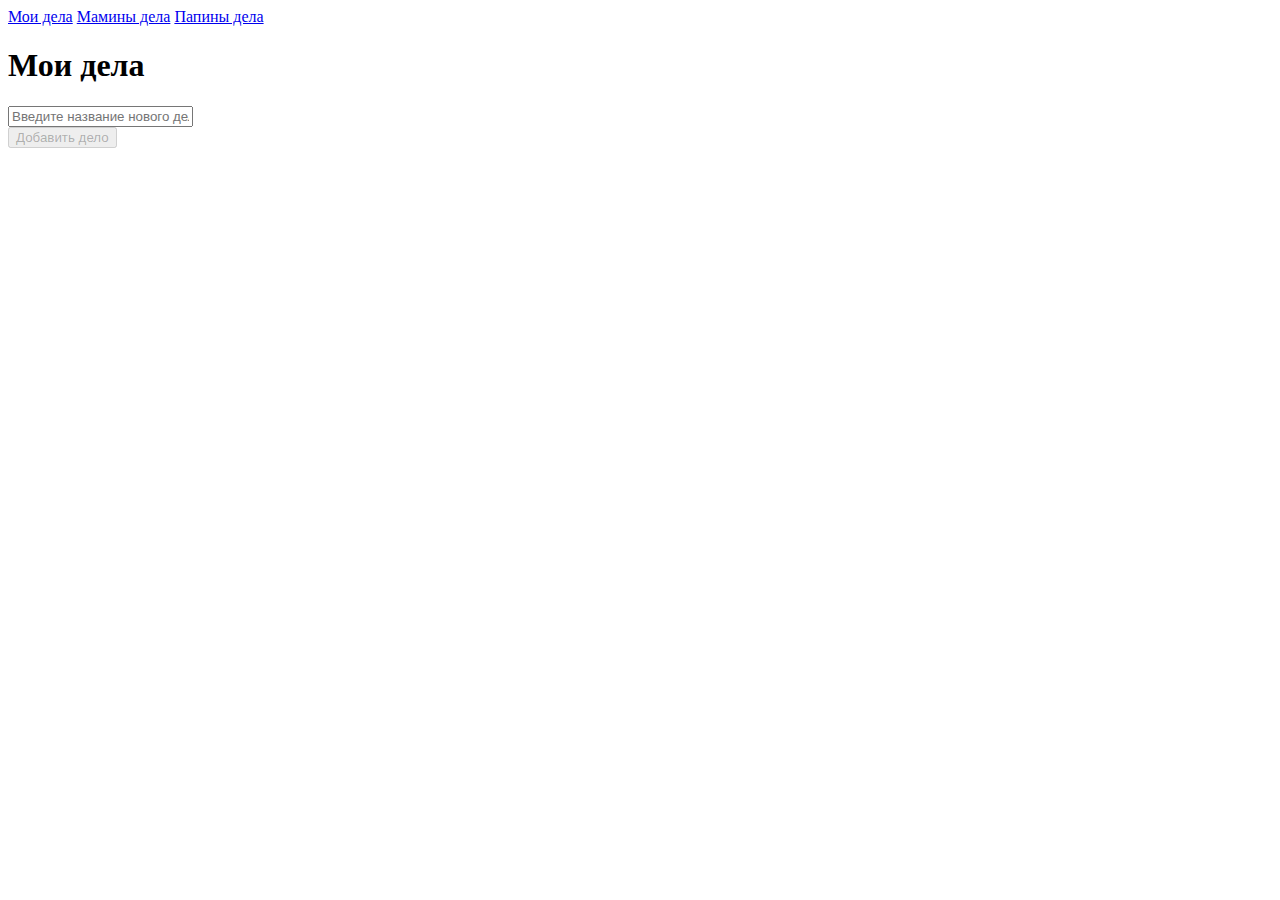
<file: work/todo/index.html>
<!DOCTYPE html>
<html lang="en">
<head>
    <meta charset="UTF-8">
    <meta http-equiv="X-UA-Compatible" content="IE=edge">
    <meta name="viewport" content="width=device-width, initial-scale=1.0">
    <link 
        rel="stylesheet" href="https://stackpath.bootstrapcdn.com/bootstrap/5.0.0-alpha1/css/bootstrap.min.css"
        integrity="sha384-r4NyP46KrjDleawBgD5tp8Y7UzmLA05oM1iAEQ17CSuDqnUK2+k9luXQOfXJCJ4I"
        crossorigin="anonymous"
    >
    <title>TODO</title>
    <script defer src="./todo-app.js"></script>
    <script>
        // document.addEventListener('DOMContentLoaded', function () {   
        //     createTodoApp(document.getElementById('todo-app'), 'Мои дела')
        // });
  
        let arrayList = [
            {name: 'Купить хлеб', done: true},
            {name: 'Купить книгу', done: true}
        ] 

        document.addEventListener('DOMContentLoaded', function () {
            createTodoContainer(document.getElementById('todo-app'), 'Мои дела');
        })
    </script>
</head>
<body>

    <div class="container mb-5">
        <nav class="nav">
            <a class="nav-link" href="index.html">Мои дела</a>
            <a class="nav-link" href="mom.html">Мамины дела</a>
            <a class="nav-link" href="dad.html">Папины дела</a>
        </nav>
    </div>
    <div id="todo-app" class="container"></div>
</body>
</html>
</file>
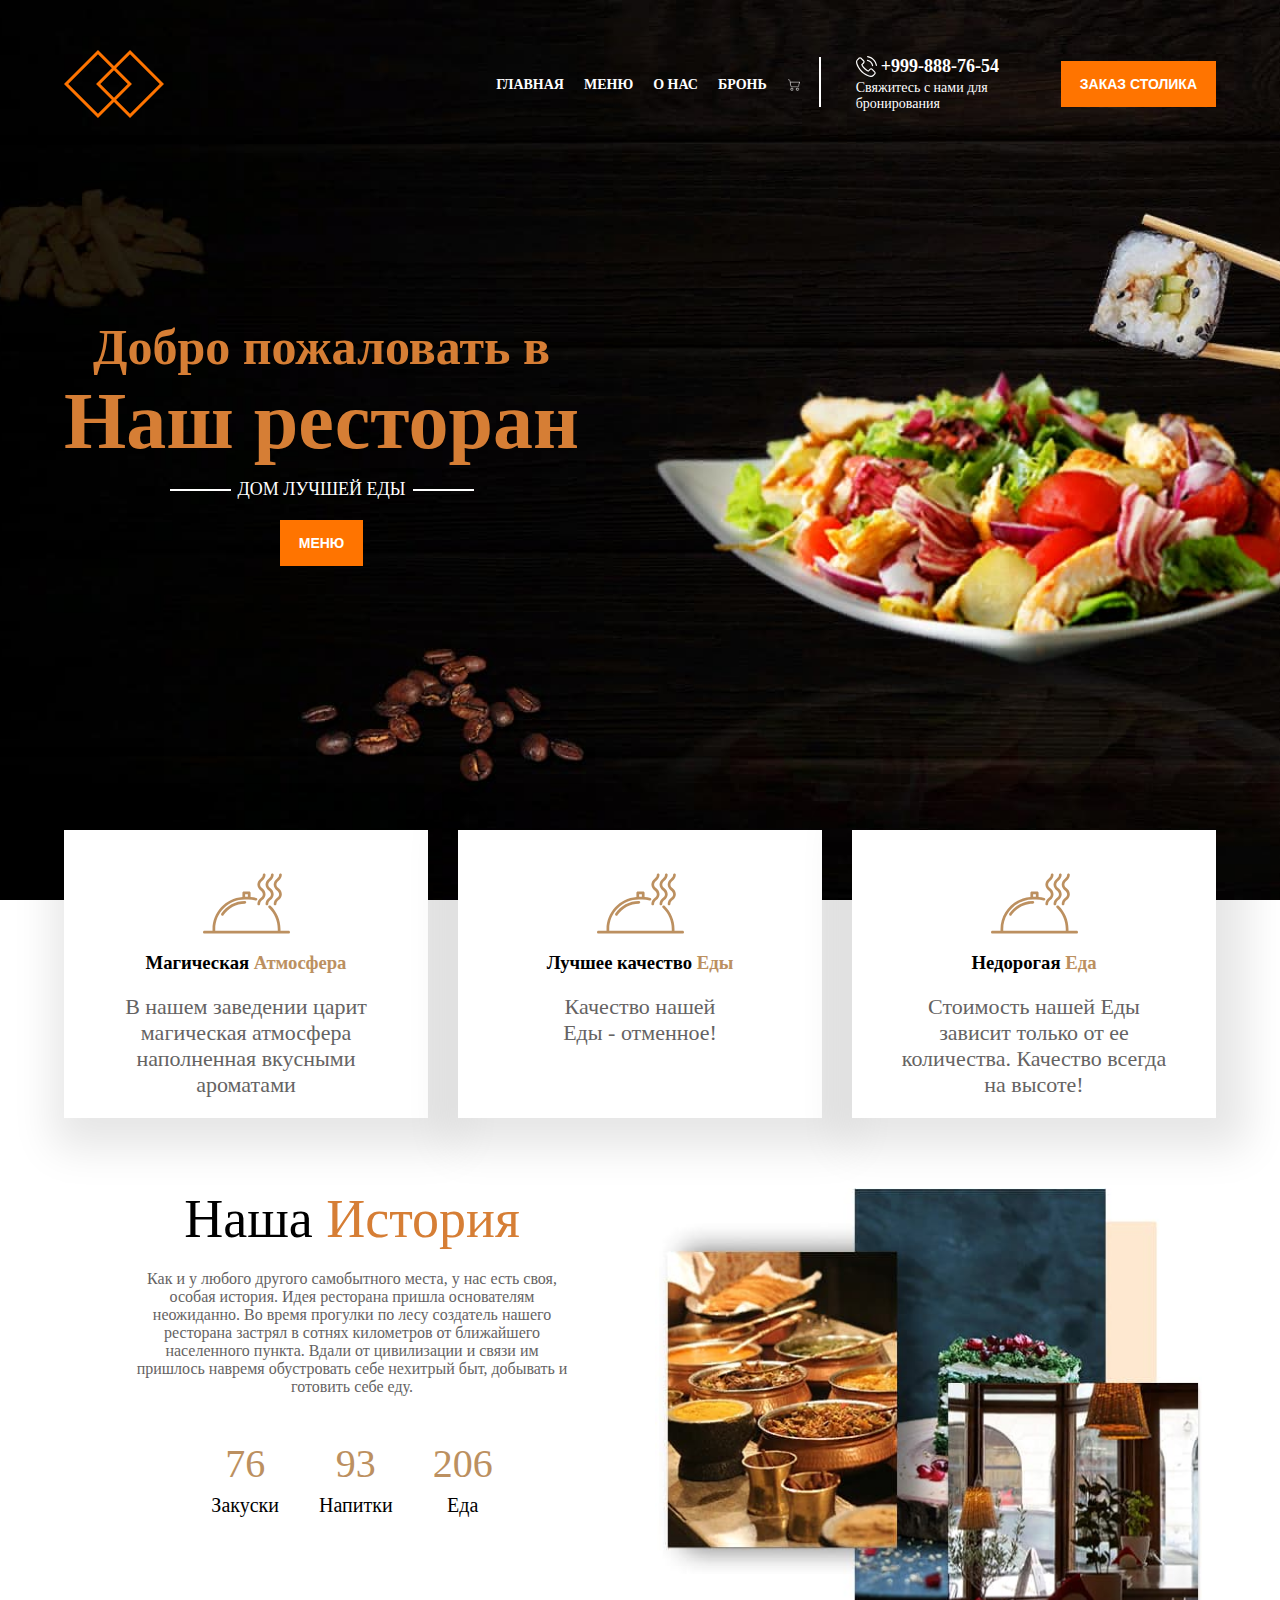
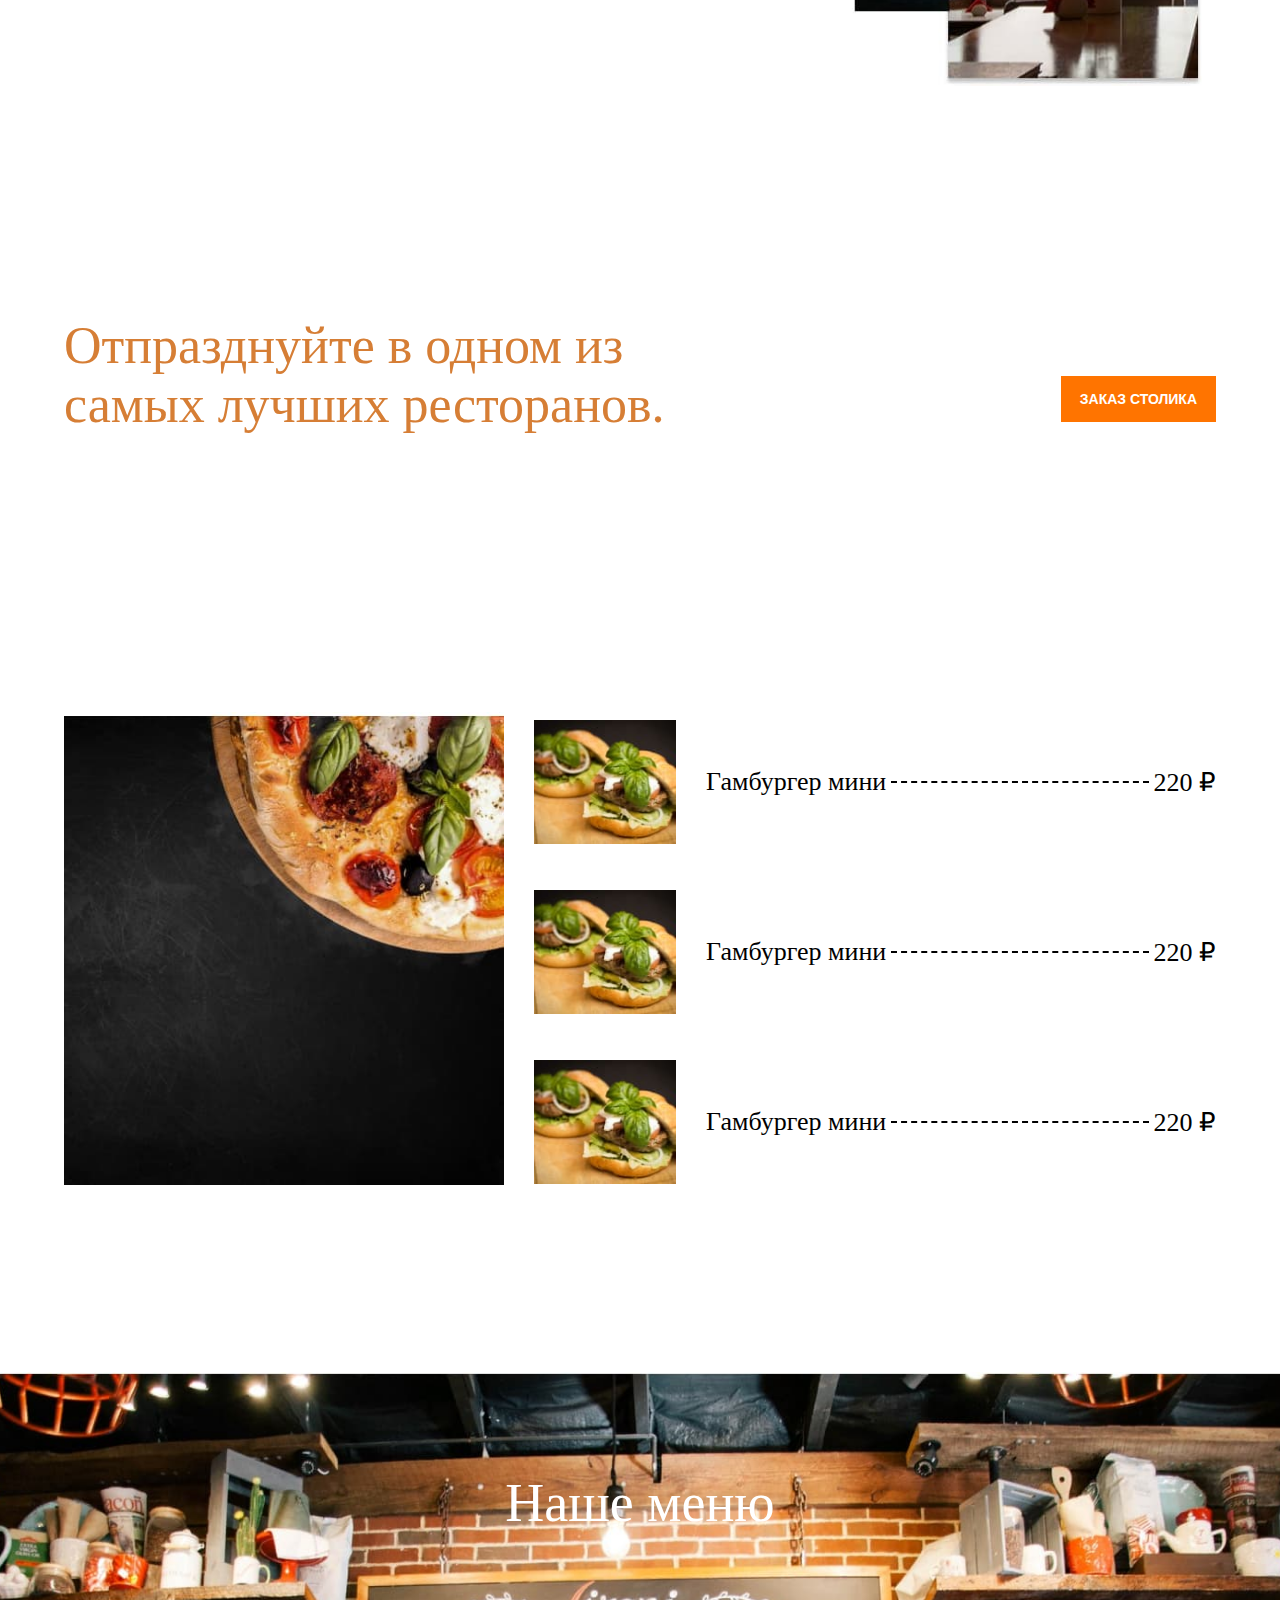
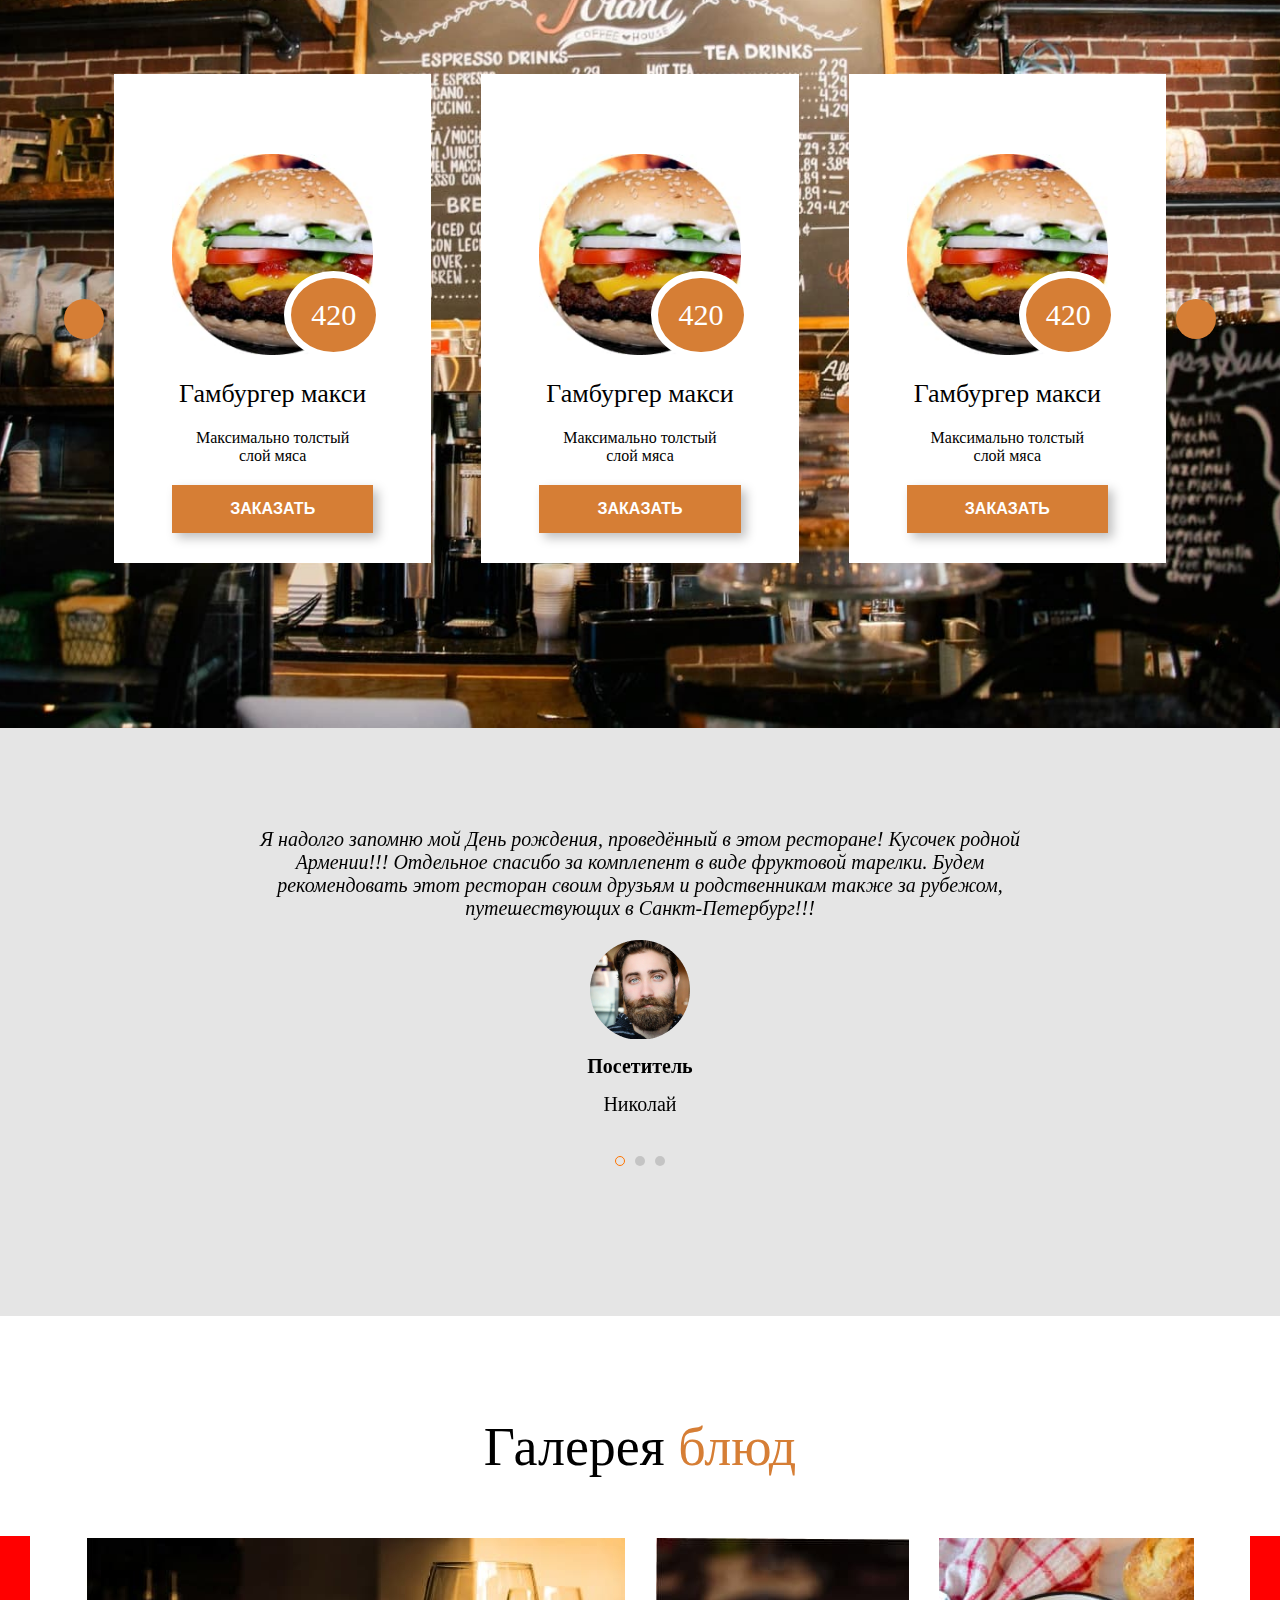
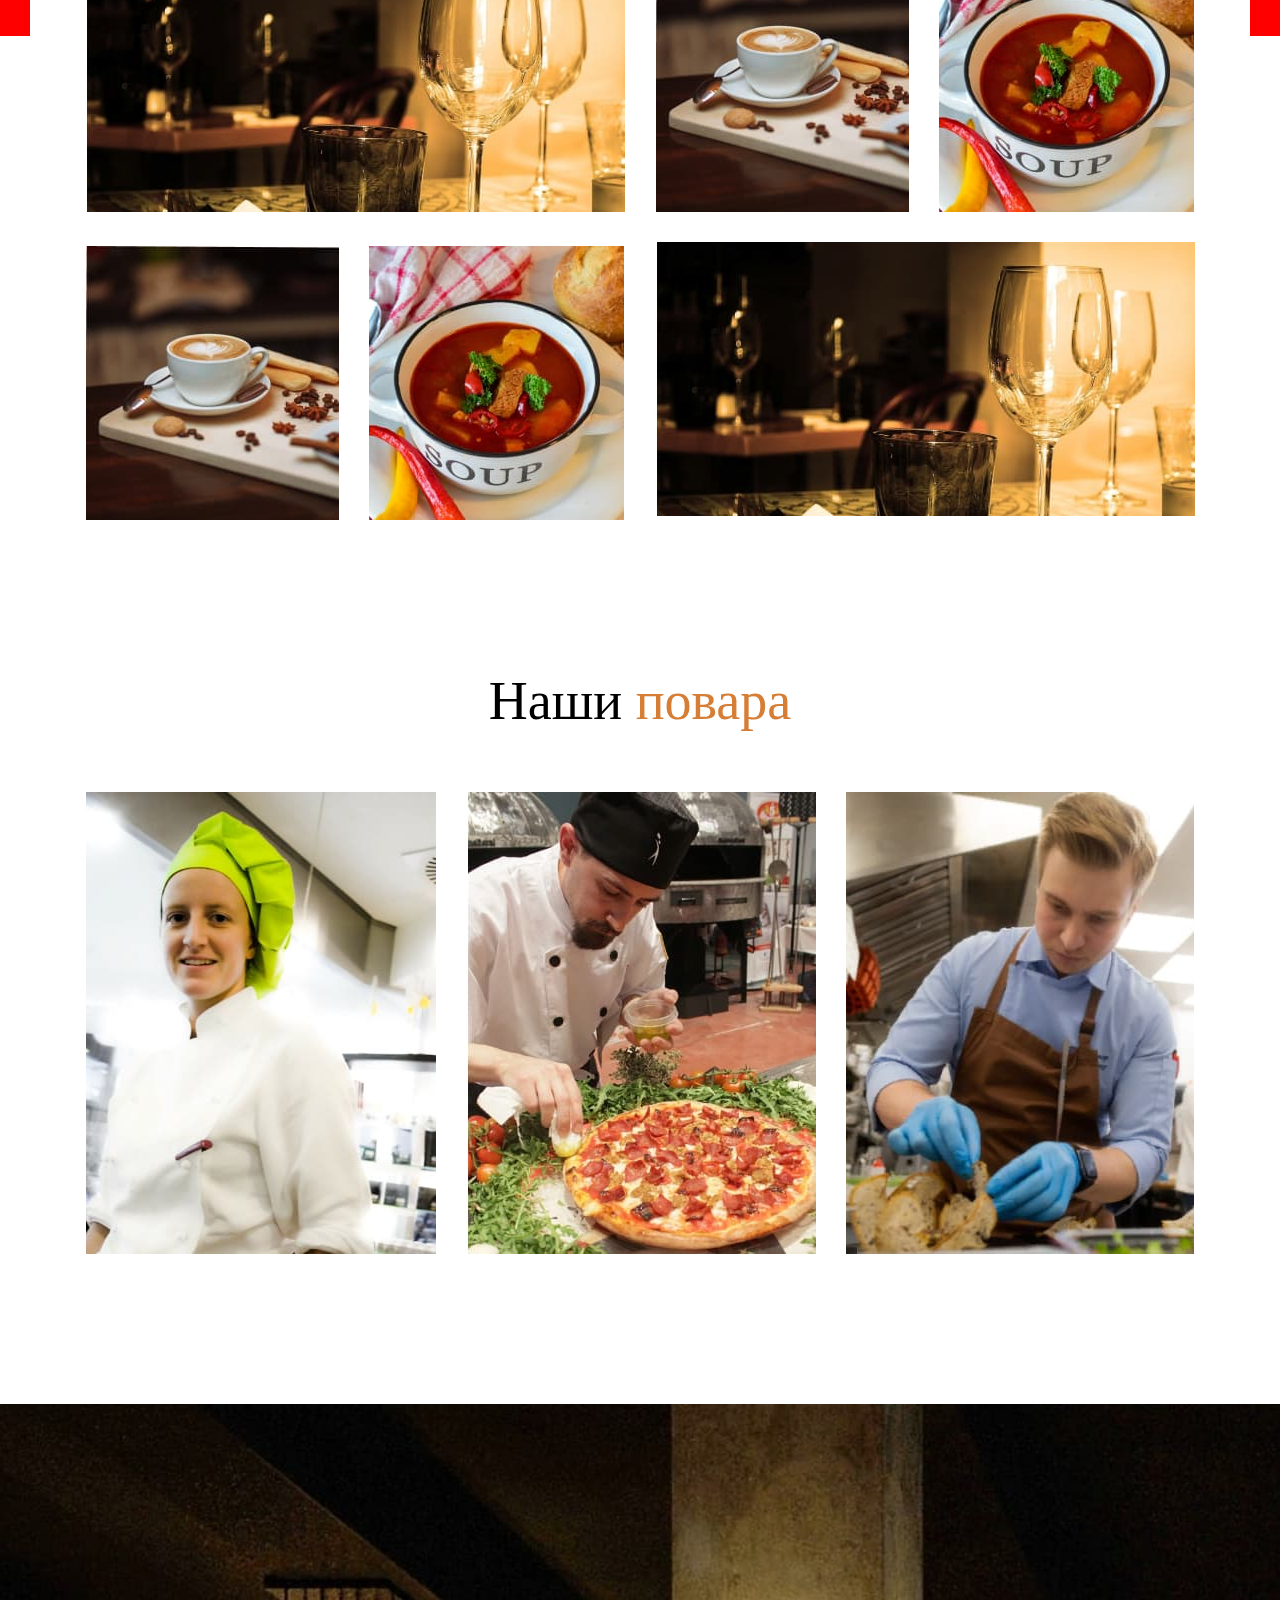
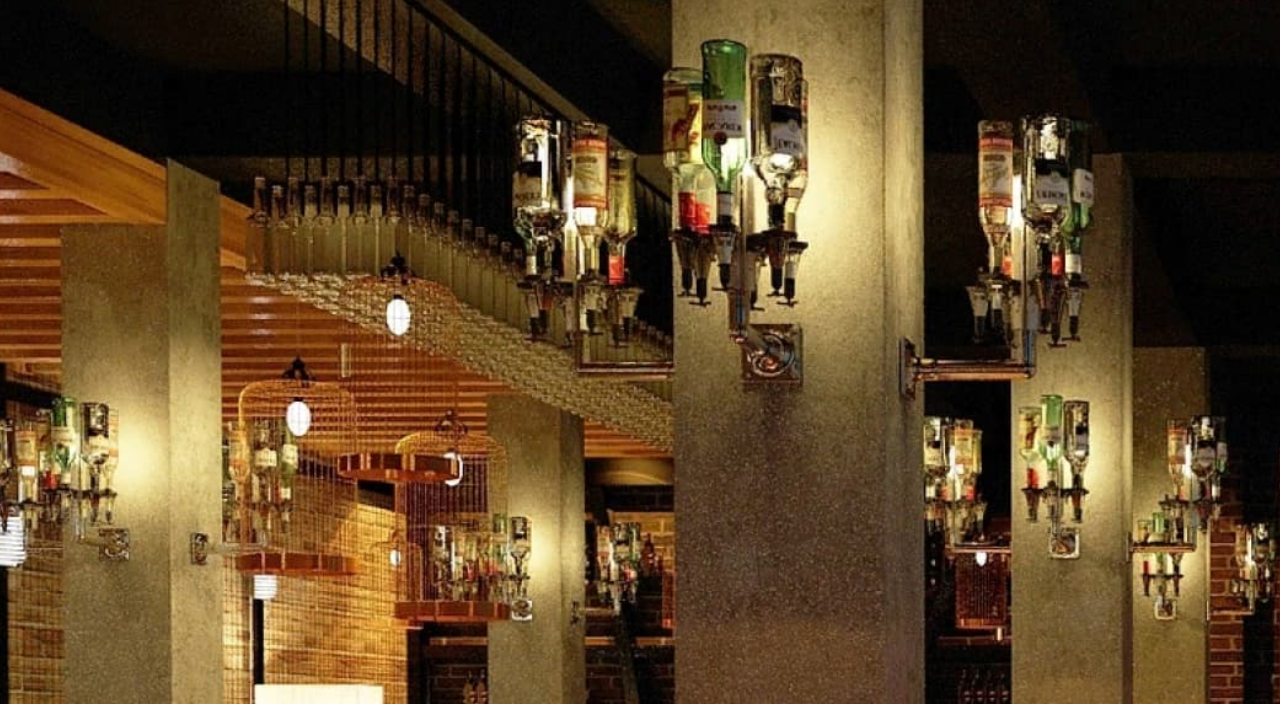
<file: work/landing-2/app/index.html>
<!DOCTYPE html>
<html lang="en">
  <head>
    <meta charset="UTF-8">
    <meta http-equiv="X-UA-Compatible" content="IE=edge">
    <meta name="viewport" content="width=device-width, initial-scale=1.0">
    <title>Document</title>
    <link rel="stylesheet" href="./css/app.min.css">
    <script src="https://cdn.jsdelivr.net/npm/swiper@8/swiper-bundle.min.js"> </script>
    <script src="./js/script.js"> </script>
  </head>
  <body> 
    <div class="wrapper"> 
      <div class="fullscreen">
        <header class="header"> 
          <div class="container"> <img class="header__logo" src="./images/header-logo.svg">
            <nav class="header__nav"> 
              <ul class="header__list">
                <li class="header__item"> <a class="header__link" href="#hero">Главная</a></li>
                <li class="header__item"> <a class="header__link" href="#menu">меню</a></li>
                <li class="header__item"> <a class="header__link" href="#info">о нас</a></li>
                <li class="header__item"> <a class="header__link" href="#contact">бронь</a></li>
                <li class="header__item"> 
                  <button class="header__cart"></button>
                </li>
              </ul>
              <div class="header__contact"> <a class="header__link-number" href="#">+999-888-76-54</a>
                <p class="header__subscription">Свяжитесь с нами для бронирования  </p>
              </div>
              <button class="header__btn">заказ столика</button><a class="header__burger" href="#"><span> </span></a>
            </nav>
          </div>
        </header>
        <section class="hero"> 
          <div class="container">
            <div class="hero__prewie"> 
              <h1 class="hero__title">Добро пожаловать в <span>Наш ресторан</h1>
              <p class="hero__sub-title">ДОМ ЛУЧШЕЙ ЕДЫ</p>
              <button class="hero__btn">меню </button>
            </div>
          </div>
        </section>
      </div>
      <div class="container"> 
        <ul class="fullscreen__list">
          <li class="fullscreen__item item"> 
            <div class="item__img"></div>
            <h3 class="item__title">Магическая <span>Атмосфера</span></h3>
            <p class="item__text">В нашем заведении царит магическая атмосфера наполненная вкусными ароматами</p>
          </li>
          <li class="fullscreen__item item"> 
            <div class="item__img"></div>
            <h3 class="item__title">Лучшее качество <span>Еды</span></h3>
            <p class="item__text">Качество нашей<br>Еды - отменное!</p>
          </li>
          <li class="fullscreen__item item"> 
            <div class="item__img"></div>
            <h3 class="item__title">Недорогая <span>Еда</span></h3>
            <p class="item__text">Стоимость нашей Еды зависит только от ее количества. Качество всегда на высоте!</p>
          </li>
        </ul>
      </div>
      <main class="main"> 
        <section class="prewie"> 
          <div class="container"> 
            <div class="prewie__content">
              <h2 class="prewie__title">Наша <span>История</h2>
              <p class="prewie__paragraph">Как и у любого другого самобытного места, у нас есть своя, особая история. Идея ресторана пришла основателям неожиданно. Во время прогулки по лесу создатель нашего ресторана застрял в сотнях километров от ближайшего населенного пункта. Вдали от цивилизации и связи им пришлось навремя обустровать себе нехитрый быт, добывать и готовить себе еду.</p>
              <ul class="prewie__list"> 
                <li class="prewie__item element">
                  <h3 class="element__title">76</h3>
                  <p class="element__subscr">Закуски</p>
                </li>
                <li class="prewie__item element">
                  <h3 class="element__title">93</h3>
                  <p class="element__subscr">Напитки</p>
                </li>
                <li class="prewie__item element">
                  <h3 class="element__title">206</h3>
                  <p class="element__subscr">Еда</p>
                </li>
              </ul>
            </div>
            <div class="prewie__img"> </div>
          </div>
        </section>
        <section class="inset"> 
          <div class="container"> 
            <div class="inset__content">
              <div class="inset__text"> 
                <h2 class="inset__title">Отпразднуйте в одном из самых лучших ресторанов.</h2>
                <p class="inset__subscr">Только в этом месяце бизнес-ланч от 250 ₽</p>
              </div>
              <button class="inset__btn">Заказ столика </button>
            </div>
          </div>
        </section>
        <section class="stend"> 
          <div class="container"> <img class="stend__img" src="./images/stend-img.jpg">
            <ul class="stend__list"> 
              <li class="stend__item item">
                <div class="item__icon"> </div>
                <p class="item__text"> <span class="item__str">Гамбургер мини</span><span class="item__span"> </span><span class="item__str">220 ₽</span></p>
              </li>
              <li class="stend__item item">
                <div class="item__icon"> </div>
                <p class="item__text"> <span class="item__str">Гамбургер мини</span><span class="item__span"> </span><span class="item__str">220 ₽</span></p>
              </li>
              <li class="stend__item item">
                <div class="item__icon"> </div>
                <p class="item__text"> <span class="item__str">Гамбургер мини</span><span class="item__span"> </span><span class="item__str">220 ₽</span></p>
              </li>
            </ul>
          </div>
        </section>
        <section class="menu">
          <div class="container"> 
            <h2 class="menu__title">Наше меню</h2>
            <div class="swiper swiper-menu"> 
              <div class="swiper-wrapper">
                <div class="swiper-slide swiper-slide-menu">
                  <div class="swiper-figure"> <img class="swiper-img" src="./images/slide-img.jpg" alt="img"><span class="swiper-elem">420 </span></div>
                  <h3 class="swiper-title">Гамбургер макси</h3>
                  <p class="swiper-subscr">Максимально толстый слой мяса</p>
                  <button class="swiper-btn">Заказать</button>
                </div>
                <div class="swiper-slide swiper-slide-menu">
                  <div class="swiper-figure"> <img class="swiper-img" src="./images/slide-img.jpg" alt="img"><span class="swiper-elem">420 </span></div>
                  <h3 class="swiper-title">Гамбургер макси</h3>
                  <p class="swiper-subscr">Максимально толстый слой мяса</p>
                  <button class="swiper-btn">Заказать</button>
                </div>
                <div class="swiper-slide swiper-slide-menu">
                  <div class="swiper-figure"> <img class="swiper-img" src="./images/slide-img.jpg" alt="img"><span class="swiper-elem">420 </span></div>
                  <h3 class="swiper-title">Гамбургер макси</h3>
                  <p class="swiper-subscr">Максимально толстый слой мяса</p>
                  <button class="swiper-btn">Заказать</button>
                </div>
              </div>
              <div class="swiper-button-prev swiper-button"> </div>
              <div class="swiper-button-next swiper-button"></div>
            </div>
          </div>
        </section>
        <section class="comment"> 
          <div class="container"> 
            <div class="swiper-comment swiper">
              <div class="swiper-wrapper"> 
                <div class="swiper-slide swiper-comment-slide"> 
                  <div class="swiper-comment-text">Я надолго запомню мой День рождения, проведённый в этом ресторане! Кусочек родной Армении!!! Отдельное спасибо за комплепент в виде фруктовой тарелки. Будем рекомендовать этот ресторан своим друзьям и родственникам также за рубежом, путешествующих в Санкт-Петербург!!!</div><img class="swiper-comment-icon" src=" ./images/comment-icon.png">
                  <h3 class="swiper-comment-title">Посетитель</h3><span class="swiper-comment-subscr">Николай</span>
                </div>
                <div class="swiper-slide swiper-comment-slide"> 
                  <div class="swiper-comment-text">Я надолго запомню мой День рождения, проведённый в этом ресторане! Кусочек родной Армении!!! Отдельное спасибо за комплепент в виде фруктовой тарелки. Будем рекомендовать этот ресторан своим друзьям и родственникам также за рубежом, путешествующих в Санкт-Петербург!!!</div><img class="swiper-comment-icon" src=" ./images/comment-icon.png">
                  <h3 class="swiper-comment-title">Посетитель</h3><span class="swiper-comment-subscr">Николай</span>
                </div>
                <div class="swiper-slide swiper-comment-slide"> 
                  <div class="swiper-comment-text">Я надолго запомню мой День рождения, проведённый в этом ресторане! Кусочек родной Армении!!! Отдельное спасибо за комплепент в виде фруктовой тарелки. Будем рекомендовать этот ресторан своим друзьям и родственникам также за рубежом, путешествующих в Санкт-Петербург!!!</div><img class="swiper-comment-icon" src=" ./images/comment-icon.png">
                  <h3 class="swiper-comment-title">Посетитель</h3><span class="swiper-comment-subscr">Николай</span>
                </div>
              </div>
              <div class="swiper-pagination"></div>
            </div>
          </div>
        </section>
        <section class="gallery"> 
          <div class="container"> 
            <div class="gallery__title">Галерея <span>блюд</div>
            <div class="gallery__content"> 
              <div class="gallery__left gallery__block"> 
                <div class="gallery__left-top">
                  <picture> 
                    <source srcset="./images/gallery-1_1.jpg" media="(max-width: 1228px)"><img src="./images/gallery-1.jpg" alt="img">
                  </picture>
                </div>
                <div class="gallery__left-bottom"> <img src="./images/gallery-2.jpg"><img src="./images/gallery-3.jpg"></div>
              </div>
              <div class="gallery__right gallery__block">
                <div class="gallery__right-top"> <img src="./images/gallery-2.jpg"><img src="./images/gallery-3.jpg"></div>
                <div class="gallery__right-bottom"> 
                  <picture> 
                    <source srcset="./images/gallery-1_1.jpg" media="(max-width: 1228px)"><img src="./images/gallery-1.jpg" alt="img">
                  </picture>
                </div>
              </div>
            </div>
          </div>
        </section>
        <section class="cooks"> 
          <div class="container"> 
            <h2 class="cooks__title">Наши <span>повара</h2>
            <div class="cooks__content"> <img class="cooks__img" src="./images/cook-1.jpg"><img class="cooks__img" src="./images/cook-2.jpg"><img class="cooks__img" src="./images/cook-3.jpg">
            </div>
          </div>
        </section>
      </main>
      <footer class="footer"> 
        <div class="footer__bg"></div>
      </footer>
    </div>
  </body>
</html>
</file>
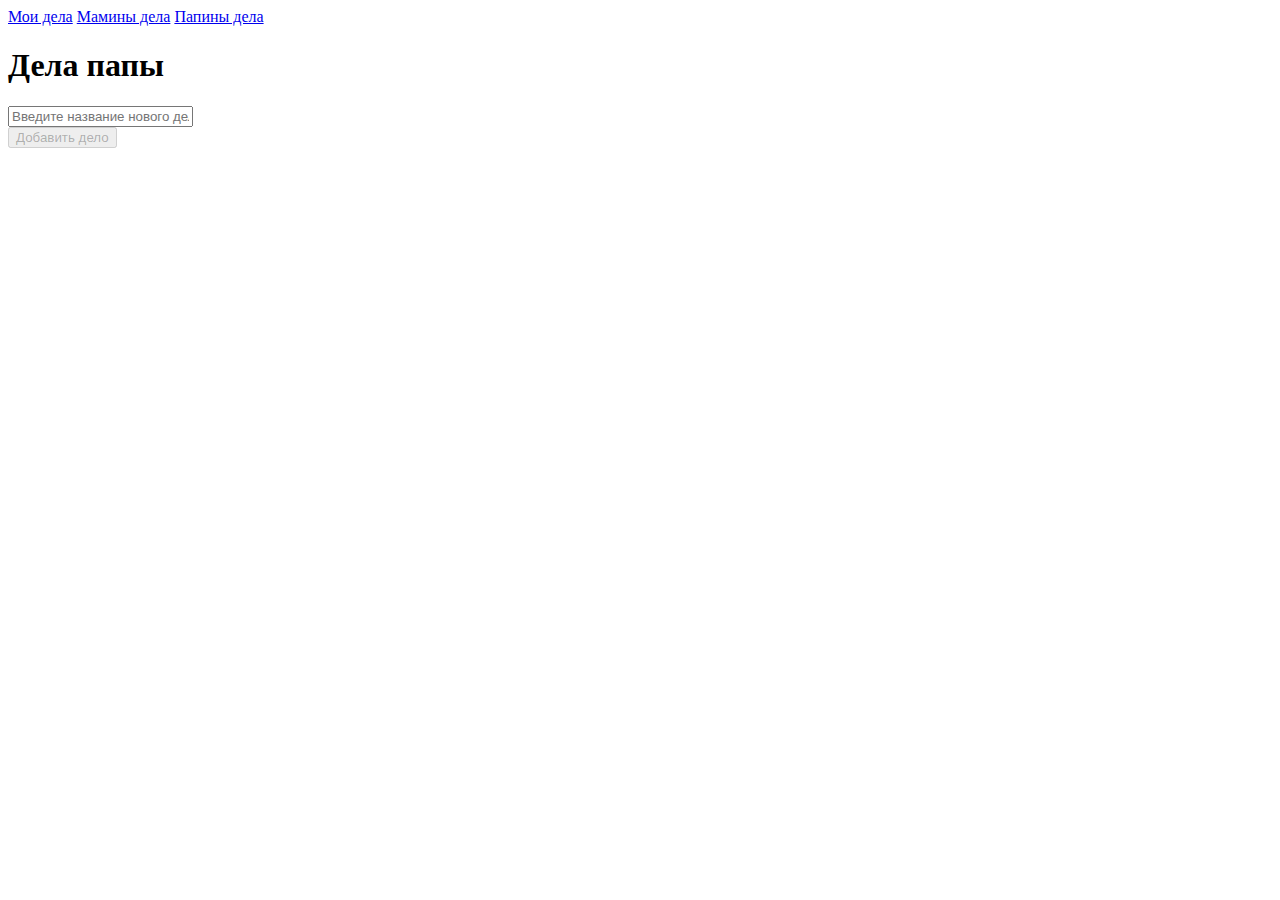
<file: work/todo/dad.html>
<!DOCTYPE html>
<html lang="en">
<head>
    <meta charset="UTF-8">
    <meta http-equiv="X-UA-Compatible" content="IE=edge">
    <meta name="viewport" content="width=device-width, initial-scale=1.0">
    <link 
        rel="stylesheet" href="https://stackpath.bootstrapcdn.com/bootstrap/5.0.0-alpha1/css/bootstrap.min.css"
        integrity="sha384-r4NyP46KrjDleawBgD5tp8Y7UzmLA05oM1iAEQ17CSuDqnUK2+k9luXQOfXJCJ4I"
        crossorigin="anonymous"
    >
    <title>TODO</title>
    <script defer src="./todo-app.js"></script>
    <script>
        document.addEventListener('DOMContentLoaded', function () {
            createTodoContainer(document.getElementById('dad-app'), 'Дела папы');
        })
    </script>
</head>
<body>

    <div class="container mb-5">
        <nav class="nav">
            <a class="nav-link" href="index.html">Мои дела</a>
            <a class="nav-link" href="mom.html">Мамины дела</a>
            <a class="nav-link" href="dad.html">Папины дела</a>
        </nav>
    </div>
    <div id="dad-app" class="container"></div>
</body>
</html>
</file>
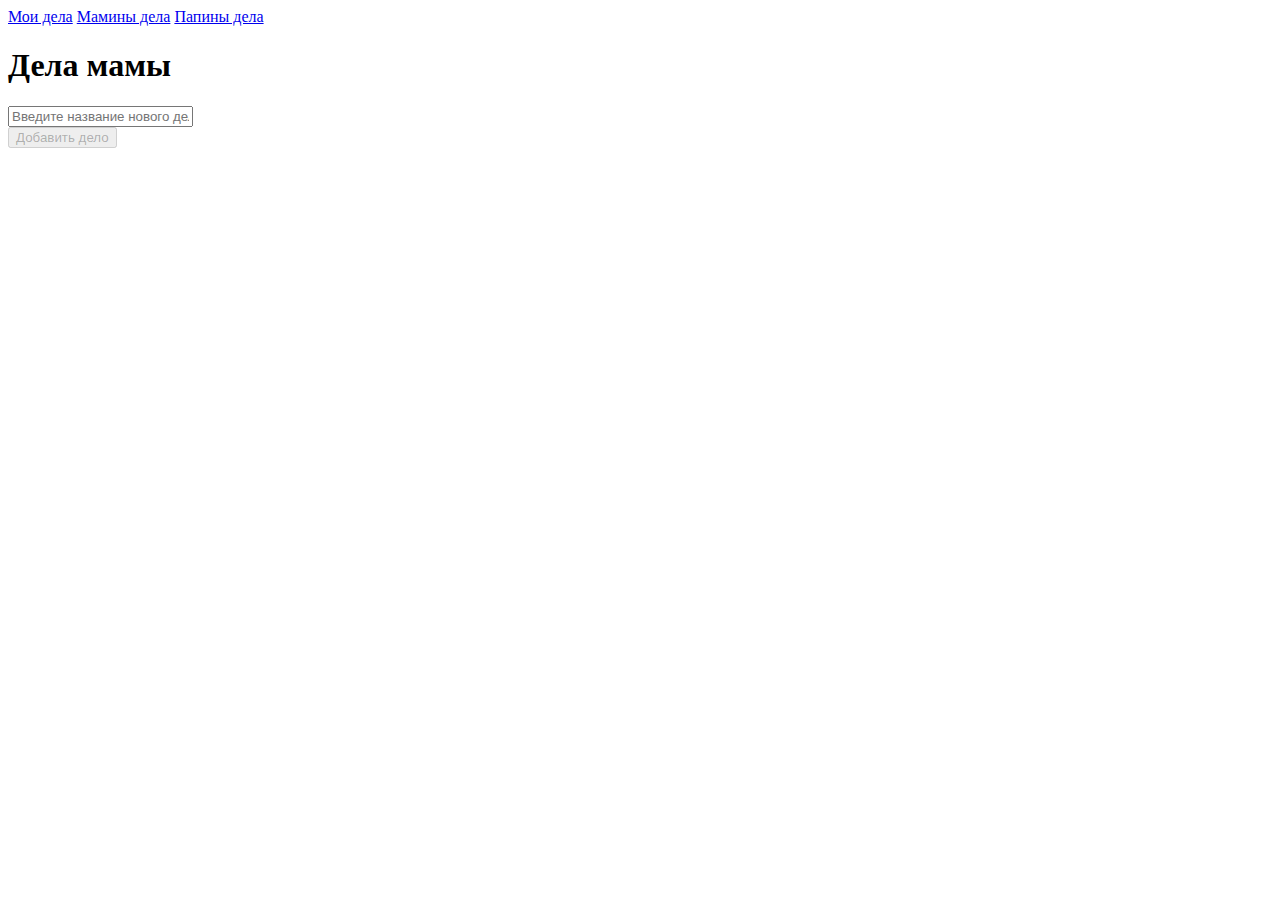
<file: work/todo/mom.html>
<!DOCTYPE html>
<html lang="en">
<head>
    <meta charset="UTF-8">
    <meta http-equiv="X-UA-Compatible" content="IE=edge">
    <meta name="viewport" content="width=device-width, initial-scale=1.0">
    <link 
        rel="stylesheet" href="https://stackpath.bootstrapcdn.com/bootstrap/5.0.0-alpha1/css/bootstrap.min.css"
        integrity="sha384-r4NyP46KrjDleawBgD5tp8Y7UzmLA05oM1iAEQ17CSuDqnUK2+k9luXQOfXJCJ4I"
        crossorigin="anonymous"
    >
    <title>TODO</title>
    <script defer src="./todo-app.js"></script>
    <script>

        document.addEventListener('DOMContentLoaded', function () {
            createTodoContainer(document.getElementById('mom-app'), 'Дела мамы');
        })
    </script>
</head>
<body>

    <div class="container mb-5">
        <nav class="nav">
            <a class="nav-link" href="index.html">Мои дела</a>
            <a class="nav-link" href="mom.html">Мамины дела</a>
            <a class="nav-link" href="dad.html">Папины дела</a>
        </nav>
    </div>
    <div id="mom-app" class="container"></div>
</body>
</html>
</file>
<file: css/style.css>
body, 
html {
  margin: 0;
  padding: 0;
}

body {
  min-width: 320px;
}

* {
  box-sizing: border-box;
}

h1,
h2,
h3 {
  margin: 0;
}

p {
  margin: 0;
}

ul {
  padding: 0;
  margin: 0;
  list-style: none;
}

img {
  max-width: 100%;
}

a {
  text-decoration: none;
  color: #000;
}

.wrapper {
  min-width: 1440px;
  margin: 0 auto;
  padding: 50px 200px;
}

.section-offset {
  margin-bottom: 50px;
}

.flex {
  display: flex;
  justify-content: left;
  align-items: center;
}

.hero__title {
  font-size: 36px;
  margin-bottom: 30px;
}

.hero__subtitle {
  position: relative;
  font-size: 20px;
  padding-bottom: 10px;
  margin-bottom: 20px;
}

.hero__subtitle::before {
  content: "";
  position: absolute;
  bottom: 0;
  left: 0;
  width: 50px;
  height: 1px;
  background-color: rgb(24, 125, 15);
}

.hero__list:not(:last-child) {
  padding-bottom: 30px;
}

.hero__text {
  color: rgb(31, 31, 31);
}

.hero__text-bold {
  font-weight: 700;
  color: #484848;
  font-size: 16px;
}

.hero__link {
  color: rgb(98, 98, 98);
  transition: color ease-out .3s;
}

.hero__link:active {
  color: rgb(79, 79, 79);
}

.hero__link:hover {
  color: rgb(55, 55, 55);
}

.hero__link:focus {
  color: rgb(24, 24, 24);
}

.hero__paragph {
  padding-bottom: 30px;
}

.hero__list li {
  position: relative;
  padding-left: 10px;
}

.hero__list li:not(:last-child) {
  margin-bottom: 10px;
}

.hero__list li::before {
  content: "";
  position: absolute;
  left: 0;
  top: 50%;
  transform: translateY(-50%);
  height: 4px;
  width: 4px;
  border-radius: 50%;
  background-color: rgb(24, 125, 15);
}

.hero__list .hero__item {
  padding-left: 0;
}

.hero__item::before {
  display: none;
}

.work__title {
  margin-bottom: 30px;
}

.work__list {
  flex-wrap: wrap;
  
  padding-bottom: 50px;
}

.work__list:last-child {
  padding-bottom: 0;
}

.work__item {
  position: relative;
  width: 260px;
  margin-right: 15px;
  box-shadow: 0 0 10px 2px #000;
  overflow: hidden;
}

.work__item:last-child {
  margin-right: 0;
}

.work__item::before {
  position: absolute;
  background-color: rgba(0, 0, 0, 0.7);
  color: #fff;
  height: 100%;
  width: 100%;
  padding: 20px;
  box-sizing: border-box;
  transform: translateY(-20%);
  opacity: 0;
  transition: transform ease .6s, opacity ease .6s;
}

.work__item:hover::before {
  transform: translateY(0);
  opacity: 1;
  transition: transform ease .6s, opacity ease .6s;
}

.work-js:nth-child(1):before {
  content: "Функционал приложения основан на добавлении, сохранении и, при необходимости, удалении задач. Есть возможность переключаться между разными страницами в приложении. Массивы храняться в localstorage";
}

.work-js:nth-child(2):before {
  content: "Игра написана полностью на языке JavaScript, представляет из себя набор массивов с карточками и функционалом выбора размера игрового поля. Так же, каждый раунд начинается с обновления таймера, который поддерживает темп игры";
}

.work-js:nth-child(3):before {
  content: "Приложение написано на JS, стили заданы через CSS. Функционал состоит из добавления студентов в таблицу, сортировка таблицы, поиск студентов по параментрам";
}

.work-html:nth-child(1):before {
  content: 'Лендинг написан при помощи технологии flex, полностью адаптивен. Проработаны функции анимации модального окна, а так же адаптированы слайдеры и "бургер" меню';
}

.work-html:nth-child(2):before {
  content: 'Простой лендинг, адаптированный на основе резиновой верстки, написанный на технологии flex';
}

.work-html:nth-child(3):before {
  content: 'Адаптивный лендинг, написанный на SCSS и PUG, собран через gulp. Так же использовался js для подключения слайдеров и написания "бургер" меню';
}

.cart__body {
  align-items: flex-end;
  justify-content: center;
  height: 210px;
  margin-bottom: 15px;
  padding-bottom: 5px;
  background-color: rgb(192, 192, 192);
  background-position: left;
  background-size: cover;
  background-repeat: no-repeat;
}

.work-js:nth-child(1) .cart__body {
  background-image: url(../img/todo.png);
}

.work-js:nth-child(2) .cart__body {
  background-image: url(../img/game.png);
}

.work-js:nth-child(3) .cart__body {
  background-image: url(../img/table.png);
}

.work-html:nth-child(1) .cart__body {
  background-image: url(../img/landing-1.png);
}

.work-html:nth-child(2) .cart__body {
  background-image: url(../img/landing-2.png);
}

.work-html:nth-child(3) .cart__body {
  background-image: url(../img/landing-3.png);
}

.cart__link {
  display: inline-block;
  padding: 10px;
  margin-right: 5px;
  text-align: center;
  border-radius: 10px;
  background-color: #5787bb;
  font-size: 12px;
  color: #fff;
  opacity: 0;
  position: absolute;
  bottom: 10px;
  transition: opacity ease .6s, transform ease .3s;
}

.cart__link:nth-child(1) {
  left: 10px;
}

.cart__link:nth-child(2) {
  right: 10px;
}

.cart__link:last-child {
  margin-right: 0;
}

.cart__link:hover {
  transition: transform ease .3s;
  transform: scale(1.05);
}

.work__item:hover .cart__link {
  opacity: 1;
  z-index: 10;
  transition: opacity ease .6s;
}

.cart__descr {
  padding: 0 5px 5px;
  font-size: 14px;
  text-align: center;
}
</file>
<file: work/10_type-transform/style.css>
body.active {
  overflow: hidden;
}

.container-popup {
  position: fixed;
  top: 0;
  left: 0;
  display: flex;
  justify-content: center;
  align-items: center;
  width: 100%;
  height: 100%;
  background-color: rgba(0, 0, 0, 0.8);
}

.popup__form {
  position: relative;
  width: 400px;
  max-height: 100%;
  padding: 50px;
  padding-bottom: 25px;
  background-color: #fff;
}

.popup__form input {
  padding: 10px;
}

.popup__form button {
  padding: 10px;
  outline: transparent;
  border: 1px solid transparent;
  border-radius: 10px;
  background-color: rgba(16, 37, 58, 0.695);
  color: #fff;
}

.popup__span {
  display: block;
  margin-bottom: 5px;
  color: rgb(158, 35, 35);
}

.form__closed {
  position: absolute;
  right: 10px;
  top: 10px;
}

.container {
  display: flex;
  justify-content: space-around;
  align-items: flex-start;
}

.form-search {
  display: flex;
  flex-direction: column;
  justify-content: center;
  padding-top: 50px;
}

.form-search input {
  padding: 10px;
}

.span-search {
  font-size: 18px;
  font-weight: 600;
}

.label__span {
  margin-bottom: 5px;
}

.label:not(:last-child) {
  margin-bottom: 30px;
}

.label {
  display: flex;
  flex-direction: column;
}

.table__tr, .table__tr td {
  height: 50px;
}

table {
  height: 100%;
  width: 70%;
  border-spacing: 0px;
  border-collapse: collapse;
}

.table__tr {
  background-color: rgb(226, 226, 226);
}

.table__tr:nth-child(2n) {
  background-color: rgb(183, 183, 183);
}

.table__tr td {
  padding-left: 5px;
  padding-right: 5px;
  border: 1px solid #000;
}

thead .table__tr {
  background-color: transparent;
}

th:last-child {
  padding-left: 5px;
}

.btn-add {
  padding: 10px;
  outline: transparent;
  border: 1px solid transparent;
  border-radius: 10px;
  background-color: rgba(16, 37, 58, 0.695);
  color: #fff;
}
</file>
<file: work/game/style.css>
body {
  display: flex;
  flex-direction: column;
  justify-content: center;
  align-items: center;
  min-height: 100vh;
  background: rgb(23,118,34);
  background: radial-gradient(circle, rgba(23,118,34,1) 0%, rgba(99,132,28,1) 43%, rgba(21,76,22,1) 93%);
}

.container {
  display: flex;
  flex-direction: column;
  align-items: center;
  justify-content: center;
  flex-wrap: wrap;
  min-height: 100vh;
  width: 100%;
}

.form.active {
  display: flex;
  flex-direction: column;
  justify-content: center;
  align-items: center;
  height: 200px;
  
  padding: 0 40px;
  background-color: rgb(33, 67, 23);
  border-radius: 30px;
  box-shadow: 0 0 15px 5px rgb(115, 171, 33);
}

.timer {
  font-size: 48px;
  color: rgb(196, 234, 7);
  text-shadow: 0 0 15px #000;
  text-align: center;
  width: 100%;
  margin-bottom: 20px;
  box-shadow: 0 0 5px 2px rgb(207, 225, 13);
}

.form.active .btn.restart, .form.active .input.restart, .list.restart, .form.active .form-text.restart, .timer.restart{
  display: none;
}

.form {
  display: none;
}

.form-text {
  display: inline-block;
  margin-bottom: 10px;
  font-size: 36px;
  color: rgb(184, 247, 10);
}

.input {
  width: 350px;
  height: 50px;
  margin-bottom: 20px;
  outline: 2px solid rgb(34, 141, 17);
  overflow: hidden;
  box-shadow: 0 0 10px 5px rgba(5, 93, 12, 0.797);
  background-color: rgba(35, 114, 6, 0.311);
  border-radius: 10px;
  border: 1px solid transparent;
  padding-left: 10px;
  font-size: 16px;
  color: rgb(255, 255, 255);
  text-shadow: 0 0 4px rgb(9, 41, 1);
}

.input::placeholder {
  padding-left: 10px;
  font-size: 16px;
  color: rgb(255, 255, 255);
  text-shadow: 0 0 4px rgb(9, 41, 1);
}

.input.errore {
  box-shadow: 0 0 10px 5px rgba(220, 17, 17, 0.797);
}

.btn {
  width: 200px;
  height: 50px;
  border-radius: 10px;
  border: 1px solid transparent;
  outline: 2px solid rgb(34, 141, 17);
  box-shadow: 0 0 10px 5px rgba(5, 93, 12, 0.797);
  background-color: rgba(35, 114, 6, 0.311);
  font-size: 16px;
  color: rgb(255, 255, 255);
  text-shadow: 0 0 4px rgb(9, 41, 1);
  cursor: pointer;
}

.list {
  display: flex;
  flex-wrap: wrap;
  margin: 0;
  padding: 0;
  list-style: none;
}

.item {
  position: relative;
  height: 100px;
  width: 120px;
  margin: 3px;
}

.item-front, .item-back {
  position: absolute;
  display: flex;
  justify-content: center;
  align-items: center;
  overflow: hidden;
  backface-visibility: hidden;
  height: 100%;
  width: 100%;
  transition: transform linear .5s;
}

.item-front {
  background-color: rgb(111, 174, 33);
  transform: perspective(600px) rotateY(-180deg);
}

.item-back {
  background-color: rgb(4, 28, 2);
  border: 1px solid #fff;
  transform: perspective(600px) rotateY(0deg);
}

.item.remove .item-front {
  transform: rotateY(0deg);
}

.item.remove .item-back {
  transform: rotateY(-180deg);
}

.item.open .item-front {
  transform: rotateY(0deg);
}

.item.open .item-back {
  transform: rotateY(-180deg);
}

.item.active .item-front {
  transform: rotateY(0deg);
  box-shadow: 0 0 5px 2px rgb(250, 254, 4);
}

.item.active .item-back {
  transform: rotateY(-180deg);
  box-shadow: 0 0 5px 2px rgb(250, 254, 4);
}

.text {
  font-size: 48px;
  font-weight: 600;
  color: rgb(12, 53, 3);
  text-shadow: 0 0 5px rgb(218, 236, 116);
}
</file>
<file: work/landing/css/style.css>
@font-face {
  font-family: 'Muller';
  src: url('MullerNarrow-Light.eot');
  src: local('Muller Narrow Light'), local('MullerNarrow-Light'),
      url('../fonts/MullerLight.woff') format('woff'),
      url('../fonts/MullerLight.woff2') format('woff2');
  font-weight: 300;
  font-style: normal;
}

@font-face {
  font-family: 'Muller';
  src: url('MullerNarrow-ExtraBold.eot');
  src: local('Muller Narrow ExtraBold'), local('MullerNarrow-ExtraBold'),
      url('../fonts/MullerBold.woff') format('woff'),
      url('../fonts/MullerBold.woff2') format('woff2');
  font-weight: 700;
  font-style: normal;
}

@font-face {
  font-family: 'Muller';
  src: url('MullerMedium.eot');
  src: local('Muller Medium'), local('MullerMedium'),
      url('../fonts/MullerMedium.woff2') format('woff2'),
      url('../fonts/MullerMedium.woff') format('woff');
  font-weight: 500;
  font-style: normal;
}

@font-face {
  font-family: 'Muller';
  src: url('MullerRegular.eot');
  src: local('Muller Regular'), local('MullerRegular'),
      url('../fonts/MullerRegular.woff2') format('woff2'),
      url('../fonts/MullerRegular.woff') format('woff');
  font-weight: 400;
  font-style: normal;
}


html {
  box-sizing: border-box;
}

*,
*::before,
*::after {
  box-sizing: inherit;
}

a {
  color: inherit;
  text-decoration: none;
}

img {
  max-width: 100%;
}

body {
  min-width: 1200px;
  font-family: 'Muller', sans-serif;
  background-color: #e5e5e5;
}

/* global */

:root {
  --color-default: #CC9933;
  --color-hover: #E9C479;
  --color-active: #A47312;
}

.list-reset {
  margin: 0;
  padding: 0;
  list-style: none;
  font-size: 0;
}

.btn {
  padding: 0;
  font-size: 16px;
  color: var(--color-default);
  border: 1px solid var(--color-default);
  border-radius: 10px;
  background-color: transparent;
  cursor: pointer;
  transition-property: color, background-color;
  transition: .5s ease-in-out;
}

.btn:hover, .btn:focus {
  background-color: var(--color-default);
  color: #fff;
  border: 1px solid transparent;
  outline: 1px solid transparent;
}

.btn:active {
  background-color: var(--color-active);
  color: #fff;
}

.flex {
  display: flex;
}

.container {
  width: 1200px;
  padding: 0 15px;
  margin: 0 auto;
}

.section-title {
  margin: 0;
  margin-bottom: 30px;
  padding-left: 40px;
  font-size: 40px;
  font-weight: 400;
  line-height: 40px;
  color: #333;
}

.section-offset {
  margin-bottom: 70px;
}

/* header */

.header {
  margin-bottom: 40px;
}

.container-header {
  flex-direction: column;
}

.header-content {
  align-items: center;
  justify-content: center;
  padding: 30px 0;
}

.header-logo {
  display: flex;
  margin-right: 20px;
  width: 260px;
  height: 55px;
}

.header-tel {
  font-weight: 500;
  font-size: 20px;
  line-height: 25px;
  color: #666;
  transition: color .5s ease-in-out;
}

.header-tel:hover {
  color: var(--color-default);
}

.header-tel:focus {
  outline: 1px solid var(--color-default);
  color: var(--color-default);
}

.header-tel:active {
  color: var(--color-active);
}

.header-cabinet {
  display: flex;
  font-size: 16px;
  line-height: 25px;
  color: #CC9933;
  transition: color .5s ease-in-out;
}

.header-cabinet::after {
  content: 'Личный кабинет';
  padding-left: 5px;
}

.header-cabinet path {
  transition: fill .5s ease-in-out;
}

.header-cabinet:hover path{
  fill: var(--color-hover);
}

.header-cabinet:hover {
  color: var(--color-hover);
}

.header-cabinet:focus path{
  fill: var(--color-default);
}

.header-cabinet:focus {
  outline: 1px solid var(--color-default);
  color: var(--color-default);
}

.header-cabinet:active {
  color: var(--color-active);
}

.header-cabinet:active path{
  fill: var(--color-active);
}

.header-content-link {
  width: 100%;
  justify-content: space-between;
  align-items: center;
}

.header-nav {
  align-items: center;
  justify-content: space-between;
  padding: 14px 45px;
  background-color: #fff;
  border-radius: 15px;
}

.header-list-item {
  font-size: 16px;
  line-height: 16px;
  color: #666;
}

.header-list-link {
  transition: color .3s ease-in-out;
}

.header-list-link:hover {
  color: var(--color-default);
}

.header-list-link:focus {
  outline: 1px solid var(--color-default);
  color: var(--color-default);
}

.header-list-link:active {
  color: var(--color-active);
}

.header-list-item:not(:last-child) {
  margin-right: 45px;
}

.header-item:not(:last-child) {
  margin-right: 5px;
}

.header-items-btn {
  padding-left: 57px;
  border-left: 1px solid #e1e1e1;
}

.header-item-btn {
  padding: 13px 20px;
  font-size: 16px;
  line-height: 16px;
}

.header-item:not(:last-child) {
  margin-right: 40px;
}

/* special */

.special-card {
  flex-direction: column;
  justify-content: flex-end;
  padding-top: 40px;
  padding-left: 40px;
  padding-bottom: 40px;
  background-size: cover;
  background-repeat: no-repeat;
  background-position: center;
  background: linear-gradient(90deg, rgba(48, 64, 89, 0.84) -2.9%, rgba(53, 65, 83, 0) 65.7%);
  border-radius: 10px;
}

.container-card-small, .special-card {
  width: 50%;
}

.container-card-small {
  margin-right: 30px;
}

.special-card-title {
  width: 300px;
  margin: 0;
  margin-bottom: 15px;
  font-size: 40px;
  line-height: 40px;
  font-weight: 700;
  color: #fff;
}

.special-title-large {
  font-size: 60px;
  line-height: 60px;
}

.special-card-desc {
  margin-bottom: 47px;
  font-size: 20px;
  line-height: 20px;
  font-weight: 400;
  opacity: .8;
  color: #fff;
}

.special-card-link {
  display: flex;
  font-size: 16px;
  line-height: 20px;
  font-weight: 400;
  color: #FFCC66;
  transition: .3s ease-in-out;
}

.special-card-link::before {
  content: 'Подробнее';
  padding-right: 5px;
}

@keyframes array-active {
  from { transform: translateX(0);}
  to { transform: translateX(5px);}
}

.special-card-link:hover svg {
  animation: .5s linear infinite alternate array-active;
}

.container-card-small .special-card {
  width: 100%;
  height: 258px;
  padding-bottom: 40px;
  margin-bottom: 23px;
}

.container-card-small .special-card:last-child {
  margin-bottom: 0;
}

.container-card-small .special-card:nth-child(1) {
  background-image: url(../img/special-card-bg_1.jpg);
}

.container-card-small .special-card:nth-child(2) {
  background-image: url(../img/special-card-bg_2.jpg);
}

.special-card {
  background-image: url(../img/special-card-bg_3.jpg);
}

/* descr */

.section-desc-title {
  margin-bottom: 30px;
}

.section-descr-text {
  width: 888px;
  margin: 0;
  font-size: 16px;
  line-height: 200%;
}

/* services */

.section-services {
  padding-bottom: 40px;
}

.section-services-title {
  margin: 0;
  margin-bottom: 30px;
}

.section-services-item {
  position: relative;
  display: inline-block;
  width: 573px;
}

.section-services-item:not(:nth-last-child(-n+2)) {
  margin-bottom: 60px;
}

.section-services-item:not(:nth-child(2n)) {
  margin-right: 23px;
}

.services-item-img {
  width: 100%;
  height: 165px;
  background-position: center;
  background-size: cover;
  background-repeat: no-repeat;
  border-radius: 15px 15px 0 0;
}

.section-services-item:nth-child(1) .services-item-img {
  background-image: url(../img/services_bg-1.jpg);
}

.section-services-item:nth-child(2) .services-item-img {
  background-image: url(../img/services_bg-2.jpg);
}

.section-services-item:nth-child(3) .services-item-img {
  background-image: url(../img/services_bg-3.jpg);
}

.section-services-item:nth-child(4) .services-item-img {
  background-image: url(../img/services_bg-4.jpg);
}

.services-item-content {
  padding: 26px 40px 50px;
  background-color: #fff;
  border-radius: 0 0 15px 15px;
}

.section-services-link {
  display: flex;
  align-items: center;
  font-size: 20px;
  color: var(--color-default);
  transition: color .3s ease-in-out;
}

.section-services-link::after {
  content: '';
  position: absolute;
  top: 0;
  left: 0;
  z-index: -1;
  width: 100%;
  height: 100%;
}

.section-services-item:nth-child(1) .section-services-link::before {
  content: 'Эксклюзивное обслуживание';
  font-weight: 500;
  line-height: 200%;
  padding-right: 5px;
}

.section-services-item:nth-child(2) .section-services-link::before {
  content: 'Аренда банкетных залов';
  font-weight: 500;
  line-height: 200%;
  padding-right: 5px;
}

.section-services-item:nth-child(3) .section-services-link::before {
  content: 'Сауны, бассейны, бани, фитнес-залы';
  font-weight: 500;
  line-height: 200%;
  padding-right: 5px;
}

.section-services-item:nth-child(4) .section-services-link::before {
  content: 'Охраняемые автомобильные стоянки';
  font-weight: 500;
  line-height: 200%;
  padding-right: 5px;
}

.section-services-link:hover {
  color: var(--color-hover);
}

.section-services-link path {
  transition: stroke .3s ease-in-out;
}

.section-services-link:hover svg {
  animation: .5s linear infinite alternate array-active;
}

.section-services-link:hover path {
  stroke: var(--color-hover);
}

.section-services-link:focus::after{
  outline: 1px solid var(--color-active);
  outline-offset: 5px;
}

.section-services-link:active {
  color: var(--color-active);
}

.section-services-link:active path {
  stroke: var(--color-active);
}

.section-services-desc {
  width: 402px;
  margin: 0;
  font-weight: 400;
  font-size: 16px;
  line-height: 200%;
}

/* advantages */

.section-advantages {
  padding-bottom: 40px;
}

.section-advantages-list {
  font-size: 0;
}

.section-advantage-item {
  display: inline-block;
  width: 275px;
  margin-right: 23px;
  padding: 40px 45px;
  background-color: #fff;
  border-radius: 15px;
}

.section-advantage-item:nth-child(4n) {
  margin-right: 0;
}

.section-advantage-item:not(:nth-last-child(-n+4))  {
  margin-bottom: 40px;
}

.advantage-item-img {
  width: 64px;
  height: 64px;
  background-repeat: no-repeat;
  background-size: contain;
}

.section-advantage-item:nth-child(1) .advantage-item-img {
  background-image: url(../img/advantage-1.svg);
}

.section-advantage-item:nth-child(2) .advantage-item-img {
  background-image: url(../img/advantage-2.svg);
}
.section-advantage-item:nth-child(3) .advantage-item-img {
  background-image: url(../img/advantage-3.svg);
}

.section-advantage-item:nth-child(4) .advantage-item-img {
  background-image: url(../img/advantage-4.svg);
}
.section-advantage-item:nth-child(5) .advantage-item-img {
  background-image: url(../img/advantage-5.svg);
}

.section-advantage-item:nth-child(6) .advantage-item-img {
  background-image: url(../img/advantage-6.svg);
}
.section-advantage-item:nth-child(7) .advantage-item-img {
  background-image: url(../img/advantage-7.svg);
}

.section-advantage-item:nth-child(8) .advantage-item-img {
  background-image: url(../img/advantage-8.svg);
}

.advantage-item-content {
  padding-top: 10px;
}

.section-advantages-text {
  margin: 0;
  font-size: 16px;
  line-height: 200%;
}

/* placement */

.section-placement {
  padding-bottom: 40px;
}

.section-placement-list {
  font-size: 0;

}

.section-placement-item {
  display: inline-block;
  width: 374px;
  height: 440px;
  margin-bottom: 23px;
  background-color: #fff;
  border-radius: 15px;
  vertical-align: top;
}

.section-placement-item:not(:nth-child(3n)) {
  margin-right: 24px;
}

.section-placement-item:nth-last-child(-n+3) {
  margin-bottom: 0;
}

.article-img {
  width: 100%;
  border-radius: 15px 15px 0 0;
}

.article-content {
  position: relative;
  padding: 36px 40px 41px;
}

.article-rating {
  position: absolute;
  top: 37px;
  right: 46px;
}

.article-price {
  margin: 0;
  margin-bottom: 20px;
  font-size: 16px;
  line-height: 16px;
}

.article-price strong {
  font-weight: 700;
  font-size: 20px;
  line-height: 20px;
}

.article-name {
  margin: 0;
  margin-bottom: 20px;
  font-size: 16px;
  line-height: 16px;
}

.article-text {
  margin: 0;
  margin-bottom: 20px;
}

.text-elem {
  font-size: 16px;
  line-height: 16px;
  color: #999;
}

.article-btn {
  padding: 13px 20px;
}

.placement-item-last {
  position: relative;
  display: inline-block;
  padding: 27px 54px;
  background-image: url(../img/article-card-bg.jpg);
  background-size: cover;
  background-position: center;
  background-repeat: no-repeat;

}

.section-placement-link {
  display: flex;
  align-items: center;
  padding-top: 125%;
  font-weight: 500;
  font-size: 20px;
  line-height: 200%;
  color: #fff;
}

 .section-placement-link::after {
  content: '';
  position: absolute;
  top: 0;
  left: 0;
  width: 100%;
  height: 100%;
  background: linear-gradient(90deg, rgba(48, 64, 89, 0.44) -2.9%, rgba(53, 65, 83, 0) 65.7%);
  border-radius: 15px;
}

.section-placement-link::before{
  content: "Посмотреть все варианты";
  padding-right: 5px;
  transition: color .3s ease-in-out;
}

.section-placement-link path {
  transition: stroke .3s ease-in-out;
}

.section-placement-link:hover::before {
  color: var(--color-hover);
}

.section-placement-link:hover svg {
  animation: .5s linear infinite alternate array-active;
}

.section-placement-link:hover path {
  stroke: var(--color-hover);
}

.section-placement-link:focus::before {
  color: var(--color-default);
}

.section-placement-link:focus path {
  stroke: var(--color-default);
}

.section-placement-link:active::before {
  color: var(--color-active);
}

.section-placement-link:active path {
  stroke: var(--color-active);
}

/* form */

.section-form {
  padding: 38px 45px 71px;
  background-color: #e9e9e9;
  border-radius: 15px;
}

.form {
  box-sizing: border-box;
  padding: 31px 28px 32px;
  background-color: #fff;
  border-radius: 15px;
}

.section-form-title {
  padding: 0;
}

.form-label {
  flex-direction: column;
  box-sizing: border-box;
  width: 190px;
  padding-right: 20px;
  padding-left: 20px;
  border-right: 1px solid #e1e1e1;
}

.form-label:nth-child(1) {
  padding-left: 0;
}

.form-descr {
  margin-bottom: 15px;
  font-size: 12px;
  line-height: 12px;
  font-weight: 400;
  color: #000;
}

.form-item {
  font-size: 16px;
  line-height: 16px;
  font-weight: 400;
  border: transparent;
  outline: transparent;
  border-bottom: 1px solid #ccc;
}

.form-select {
  border: transparent;
}

.form-btn {
  padding: 13px 30px;
  margin-left: 20px;
}

/* contacts */

.section-contacts {
  margin-bottom: 20px;
}

.contacts-wrapper {
  justify-content: space-between;
  padding: 44px 44px 46px;
  background-color: #fff;
  border-radius: 15px;
}

.contacts-left {
  flex-direction: column;
}

.contacts-top {
  flex-direction: column;
  padding-bottom: 45px;
}

.contacts-item {
  justify-content: space-between;
  width: 375px;
  padding-top: 23px;
  padding-bottom: 23px;
  border-bottom: 1px solid #c4c4cc;
  font-style: normal;
}

.contacts-item:nth-child(1) {
  padding-top: 0;
}

.contacts-title {
  font-weight: 700;
  font-size: 20px;
  line-height: 20px;
}

.contacts-descr {
  flex-direction: column;
  width: 229px;
  margin: 0;
  font-size: 16px;
  line-height: 24px;
}

.contact-descr-link {
  color: var(--color-default);
  transition-property: color, outline;
  transition: .3s ease-in-out;
}

.contact-descr-link:hover {
  color: var(--color-hover);
}

.contact-descr-link:focus {
  color: var(--color-default);
  outline: 1px solid var(--color-active);
}

.contact-descr-link:active {
  color: var(--color-active);
}

.contacts-descr-text {
  color: #999;
}

.contacts-btn {
  padding: 27px 29px;
}

.contacts-right {
  width: 100%;
  margin-left: 50px;
  background-image: url(../img/lagoona-reception.jpg);
  background-size: cover;
  background-position: center;
  background-repeat: no-repeat;
  border-radius: 10px;
}

/* footer */

.footer {
  margin-bottom: 20px;
}

.container-footer {
  justify-content: space-between;
  padding: 44px 52px;
  background-image: url(../img/footer-bg.svg);
  background-size: cover;
  background-position: center;
  background-repeat: no-repeat;
  border-radius: 15px;
}

.footer-item {
  max-width: 358px;
}

.footer-document {
  margin-right: 102px;
}

.footer-text {
  margin: 0;
  margin-bottom: 40px;
  font-size: 16px;
  line-height: 190%;
  color: #fff;
}

.footer-link {
  line-height: 24px;
  color: var(--color-default);
}

.footer-contact {
  font-style: normal;
}

.footer-contacts-item {
  width: fit-content ;
  flex-direction: column;
  margin-bottom: 15px;
  font-size: 16px;
}

.footer-contacts-item:last-child {
  margin-bottom: 0;
}

.footer-descr {
  color: #fff;
}

.footer-link {
  transition-property: color, outline;
  transition: .3s ease-in-out;
}

.footer-link:hover {
  color: var(--color-hover);
}

.footer-link:focus {
  color: var(--color-default);
  outline: 1px solid var(--color-active);
}

.footer-link:active {
  color: var(--color-active);
}

.footer-social-list {
  flex-direction: column;
}

.footer-social-item {
  margin-bottom: 20px;
}

.footer-social-icon {
  width: 25px;
  height: 25px;
  background-repeat: no-repeat;
  background-size: 25px 25px;
  background-position: center;
}

.social-icon-link {
  display: inline-block;
  width: 100%;
  height: 100%;
}

.social-icon-link path {
  transition: fill .3s ease-in-out;
}

.social-icon-link:hover path {
  fill: var(--color-default);
}

.social-icon-link:focus path {
  fill: var(--color-default);
}

.social-icon-link:active path {
  fill: var(--color-active);
}
</file>
<file: work/landing-2/app/css/app.min.css>
.cooks__content,.flex,.fullscreen__list,.fullscreen__list .item,.gallery__block,.gallery__content,.gallery__left-bottom,.gallery__right-top,.header__list,.header__nav,.hero__prewie,.inset__content,.prewie__list{display:-webkit-box;display:-ms-flexbox;display:flex}.fullscreen__list,.header__list,.prewie__list,.stend__list,.ul-reset{list-style:none;padding:0;margin:0}.btn-reset,.header__btn,.header__cart,.hero__btn,.inset__btn,.swiper-btn{background-color:transparent;font-size:0;border:1px solid transparent;outline:1px solid transparent}.btn,.header__btn,.hero__btn,.inset__btn,.swiper-btn{width:-webkit-fit-content;width:-moz-fit-content;width:fit-content;height:-webkit-fit-content;height:-moz-fit-content;height:fit-content;padding:14px 18px;font-size:14px;font-weight:700;color:#fff;text-transform:uppercase;background-color:#ff7400;cursor:pointer}@media (max-width:930px){.btn,.header__btn,.hero__btn,.inset__btn,.swiper-btn{padding:10px 12px;font-size:12px}}*{-webkit-box-sizing:border-box;box-sizing:border-box}body,html{margin:0;padding:0;height:100%}body{min-width:360px}h1,h2,h3,h4,p{margin:0}img{max-width:100%;height:auto}.wrapper{min-height:100vh}.wrapper>.container{min-width:100%;-webkit-box-pack:center;-ms-flex-pack:center;justify-content:center;position:relative;top:-70px}@media (max-width:768px){.wrapper>.container{top:-100px}}.fullscreen{position:relative;width:100%;min-height:100vh;padding-bottom:50px;background-image:url(../images/hero-img.jpg);background-size:cover;background-position:top center;background-repeat:no-repeat}@media (max-width:930px){.fullscreen{background-position:revert}}@media (max-width:630px){.fullscreen{background-position:-160px}}.fullscreen__list{-webkit-box-pack:center;-ms-flex-pack:center;justify-content:center}@media (max-width:768px){.fullscreen__list{-webkit-box-orient:vertical;-webkit-box-direction:normal;-ms-flex-direction:column;flex-direction:column;-webkit-box-align:center;-ms-flex-align:center;align-items:center}}.fullscreen__list .item{-webkit-box-orient:vertical;-webkit-box-direction:normal;-ms-flex-direction:column;flex-direction:column;-webkit-box-align:center;-ms-flex-align:center;align-items:center;background-color:#fff;padding:30px 40px 20px;margin-right:30px;width:33.333%;text-align:center;-webkit-box-shadow:10px 10px 40px 20px rgba(0,0,0,.1);box-shadow:10px 10px 40px 20px rgba(0,0,0,.1)}@media (max-width:1082px){.fullscreen__list .item{padding:20px}}@media (max-width:778px){.fullscreen__list .item{padding:2%;margin-right:15px}}@media (max-width:768px){.fullscreen__list .item{margin-right:0;width:100%;min-height:301px;padding:10%;margin-bottom:15px}}@media (max-width:390px){.fullscreen__list .item{width:85%;padding:5%;min-height:250px}}.fullscreen__list .item:last-child{margin-right:0;margin-bottom:0}.fullscreen__list .item__img{width:87px;height:87px;margin-bottom:5px;background-image:url(../images/hero-img_article.svg);background-position:center;background-size:cover;background-repeat:no-repeat}.fullscreen__list .item__title{margin-bottom:20px}.fullscreen__list .item__title span{color:#bc9060}@media (max-width:876px){.fullscreen__list .item__title{font-size:16px;margin-bottom:10px}}@media (max-width:768px){.fullscreen__list .item__title{font-size:26px;margin-bottom:5px}}@media (max-width:390px){.fullscreen__list .item__title{font-size:20px}}.fullscreen__list .item__text{max-width:360px;font-size:22px;color:#656363}@media (max-width:1082px){.fullscreen__list .item__text{font-size:18px}}@media (max-width:876px){.fullscreen__list .item__text{font-size:14px}}@media (max-width:768px){.fullscreen__list .item__text{font-size:22px}}@media (max-width:390px){.fullscreen__list .item__text{font-size:16px}}.container{display:-webkit-box;display:-ms-flexbox;display:flex;padding-left:165px;padding-right:165px;max-width:1440px;margin:0 auto;-webkit-box-pack:justify;-ms-flex-pack:justify;justify-content:space-between;-webkit-box-align:start;-ms-flex-align:start;align-items:flex-start}@media (max-width:1360px){.container{padding-left:5%;padding-right:5%}}.header{padding-top:50px;margin-bottom:200px}@media (max-width:410px){.header__logo{height:40px}}.header .container{position:static;-webkit-box-pack:justify;-ms-flex-pack:justify;justify-content:space-between}@media (max-width:410px){.header .container{-webkit-box-align:center;-ms-flex-align:center;align-items:center}}.header__nav{height:68px;-webkit-box-align:center;-ms-flex-align:center;align-items:center}@media (max-width:756px){.header__nav{overflow-x:hidden}}.header__burger{display:none}@media (max-width:756px){.header__burger{position:relative;display:-webkit-box;display:-ms-flexbox;display:flex;-webkit-box-align:center;-ms-flex-align:center;align-items:center;height:20px;width:30px;z-index:10}.header__burger span{display:block;width:100%;height:2px;background-color:#ff7400}.header__burger::after,.header__burger::before{content:"";position:absolute;display:block;width:100%;height:2px;background-color:#ff7400}.header__burger::before{top:0}.header__burger::after{bottom:0}}.header__list{-webkit-box-align:center;-ms-flex-align:center;align-items:center;height:100%;position:relative;padding-right:20px;margin-right:35px}.header__list::before{content:"";position:absolute;right:0;top:7px;display:block;height:50px;width:2px;background-color:#fff}@media (max-width:756px){.header__list::before{display:none}}@media (max-width:930px){.header__list{margin-right:20px}}@media (max-width:756px){.header__list{padding-right:0;margin-right:0;-webkit-transform:translateX(100px);-ms-transform:translateX(100px);transform:translateX(100px);opacity:0;-webkit-transition:all ease-in-out .3s;-o-transition:all ease-in-out .3s;transition:all ease-in-out .3s}.header__list .header__item{-webkit-transform:scale(0);-ms-transform:scale(0);transform:scale(0);-webkit-transition:all ease-in-out .3s;-o-transition:all ease-in-out .3s;transition:all ease-in-out .3s}.header__list.active{opacity:1;-webkit-transform:translateX(0);-ms-transform:translateX(0);transform:translateX(0);-webkit-transition:all ease-in-out .3s;-o-transition:all ease-in-out .3s;transition:all ease-in-out .3s}.header__list.active .header__item{-webkit-transform:scale(1);-ms-transform:scale(1);transform:scale(1);-webkit-transition:all ease-in-out .3s;-o-transition:all ease-in-out .3s;transition:all ease-in-out .3s}}.header__item{margin-right:20px}@media (max-width:930px){.header__item{margin-right:10px}}.header__item:last-child{margin-right:0}@media (max-width:756px){.header__item:last-child{display:none}}.header__cart{background-image:url(../images/cart.svg);background-size:cover;background-repeat:no-repeat;height:13px;width:13px;cursor:pointer}.header__link{font-size:14px;font-weight:700;color:#fff;text-transform:uppercase;text-decoration:none}@media (max-width:758px){.header__link{font-size:12px}}.header__contact{max-width:155px;margin-right:50px}@media (max-width:930px){.header__contact{margin-right:15px}}@media (max-width:830px){.header__contact{max-width:120px}}@media (max-width:756px){.header__contact{display:none}}.header__link-number{font-size:18px;font-weight:700;color:#fff;text-transform:uppercase;text-decoration:none;display:inline-block;padding-left:25px;margin-bottom:3px;background-image:url(../images/phone.svg);background-size:contain;background-position:left;background-repeat:no-repeat}@media (max-width:758px){.header__link-number{font-size:12px}}@media (max-width:930px){.header__link-number{font-size:14px}}.header__subscription{font-size:14px;color:#fff}@media (max-width:930px){.header__subscription{font-size:12px}}@media (max-width:756px){.header__btn{display:none}}.hero .container{position:static;-webkit-box-orient:vertical;-webkit-box-direction:normal;-ms-flex-direction:column;flex-direction:column}@media (max-width:930px){.hero .container{-webkit-box-align:center;-ms-flex-align:center;align-items:center}}.hero__prewie{-webkit-box-orient:vertical;-webkit-box-direction:normal;-ms-flex-direction:column;flex-direction:column;-webkit-box-align:center;-ms-flex-align:center;align-items:center;text-align:center;margin-bottom:125px}.hero__title{color:#d67e35;display:inline-block;max-width:516px;text-align:center;font-size:50px;margin-bottom:12px}@media (max-width:930px){.hero__title{font-size:42px}}@media (max-width:460px){.hero__title{font-size:28px}}.hero__title span{display:block;font-size:80px}@media (max-width:930px){.hero__title span{font-size:62px}}@media (max-width:460px){.hero__title span{font-size:48px}}@media (max-width:390px){.hero__title span{font-size:48px}}.hero__sub-title{position:relative;display:inline-block;color:#fff;font-size:18px;margin-bottom:20px}.hero__sub-title::after,.hero__sub-title::before{content:"";position:absolute;top:50%;-webkit-transform:translateY(-50%);-ms-transform:translateY(-50%);transform:translateY(-50%);width:61px;height:2px;background-color:#fff}.hero__sub-title::before{left:-68px}.hero__sub-title::after{right:-68px}.prewie{padding-bottom:150px}.prewie .container{width:100%}@media (max-width:768px){.prewie .container{-webkit-box-orient:vertical;-webkit-box-direction:normal;-ms-flex-direction:column;flex-direction:column}}.prewie__content{width:100%}@media (max-width:768px){.prewie__content{margin-bottom:30px}}@media (max-width:460px){.prewie__content{margin-bottom:0}}.prewie__title{margin-bottom:20px;font-size:54px;font-weight:400;color:#000;text-align:center}@media (max-width:820px){.prewie__title{font-size:48px}}.prewie__title span{color:#d67e35}.prewie__paragraph{margin:0 auto;margin-bottom:40px;font-size:16px;color:#656363;text-align:center;max-width:444px}.prewie__list{-webkit-box-pack:center;-ms-flex-pack:center;justify-content:center}.prewie .element{margin-right:40px}.prewie .element:last-child{margin-right:0}.prewie .element__title{text-align:center;font-size:40px;color:#bc9060;line-height:55px;font-weight:400}.prewie .element__subscr{font-size:20px;text-align:center;line-height:28px}.prewie__img{width:100%;height:498px;background-image:url(../images/images.jpg);background-repeat:no-repeat;background-size:contain;background-position:center}.inset{margin-bottom:150px;padding-top:80px;padding-bottom:80px;background:url(../images/inset-bg.jpg) center/contain repeat fixed}@media (max-width:992px){.inset{background:url(../images/inset-bg.jpg) center/cover no-repeat fixed}}@media (max-width:560px){.inset{padding-top:40px;padding-bottom:40px}}.inset__content{width:100%;-webkit-box-pack:justify;-ms-flex-pack:justify;justify-content:space-between;-webkit-box-align:center;-ms-flex-align:center;align-items:center}@media (max-width:992px){.inset__content{-webkit-box-orient:vertical;-webkit-box-direction:normal;-ms-flex-direction:column;flex-direction:column}}.inset__text{max-width:605px}@media (max-width:992px){.inset__text{margin-bottom:30px}}.inset__title{margin-bottom:20px;color:#d67e35;font-size:52px;font-weight:400}@media (max-width:992px){.inset__title{font-size:42px;text-align:center}}@media (max-width:560px){.inset__title{font-size:32px}}.inset__subscr{color:#fff;font-size:24px;font-weight:700}@media (max-width:992px){.inset__subscr{text-align:center}}@media (max-width:560px){.inset__subscr{font-size:16px}}.stend{margin-bottom:150px}@media (max-width:992px){.stend .container{-webkit-box-orient:vertical;-webkit-box-direction:normal;-ms-flex-direction:column;flex-direction:column;-webkit-box-align:center;-ms-flex-align:center;align-items:center}}.stend__list{width:100%}.stend__img{margin-right:30px;height:100%;width:440px}@media (max-width:992px){.stend__img{margin-right:0;margin-bottom:30px}}.stend .item{display:-webkit-box;display:-ms-flexbox;display:flex;margin-bottom:30px}.stend .item__icon{width:190px;min-height:140px;margin-right:30px;background-image:url(../images/stend-icon.jpg);background-position:center;background-repeat:no-repeat;background-size:contain}.stend .item__text{width:100%;display:-webkit-box;display:-ms-flexbox;display:flex;-webkit-box-pack:justify;-ms-flex-pack:justify;justify-content:space-between;-webkit-box-align:center;-ms-flex-align:center;align-items:center}@media (max-width:480px){.stend .item__text{-webkit-box-orient:vertical;-webkit-box-direction:normal;-ms-flex-direction:column;flex-direction:column;-webkit-box-pack:center;-ms-flex-pack:center;justify-content:center}}.stend .item__str{display:block;min-width:-webkit-fit-content;min-width:-moz-fit-content;min-width:fit-content;font-size:26px}.stend .item__span{margin-right:5px;margin-left:5px;-ms-flex-preferred-size:100%;flex-basis:100%;height:0;border-bottom:2px dashed #000}@media (max-width:480px){.stend .item__span{display:none}}.menu{min-height:100vh;width:100%;padding-bottom:165px;background-image:url(../images/menu-img.jpg);background-repeat:no-repeat;background-size:cover;background-position:top center}.menu .container{padding-top:100px;-webkit-box-orient:vertical;-webkit-box-direction:normal;-ms-flex-direction:column;flex-direction:column;-webkit-box-align:center;-ms-flex-align:center;align-items:center}.menu__title{margin-bottom:140px;text-align:center;color:#fff;font-size:54px;font-weight:400}.swiper{display:-webkit-box;display:-ms-flexbox;display:flex;max-width:100%;overflow:hidden}.swiper-menu{position:relative;padding:0 50px}.swiper-wrapper{display:-webkit-box;display:-ms-flexbox;display:flex}.swiper-slide-menu{position:relative;padding:80px 58px 30px;background-color:#fff}@media (max-width:768px){.swiper-slide-menu{padding-left:36px;padding-right:36px}}@media (max-width:626px){.swiper-slide-menu{padding-left:16px;padding-right:16px}}@media (max-width:560px){.swiper-slide-menu{padding-left:75px;padding-right:75px}}@media (max-width:480px){.swiper-slide-menu{padding-left:36px;padding-right:36px}}.swiper-slide-menu-menu:nth-child(3n):before{content:"RECOMMENDENT";position:absolute;top:0;left:0;padding:7px 12px;font-size:13px;background-color:#d67e35}.swiper-figure{position:relative;margin-bottom:20px}.swiper-elem{position:absolute;bottom:0;right:-10px;padding:10%;border:7px solid #fff;border-radius:50%;background-color:#d67e35;font-size:30px;color:#fff}.swiper-title{margin-bottom:20px;font-weight:400;font-size:26px;text-align:center}.swiper-subscr{max-width:180px;margin:0 auto;margin-bottom:20px;font-size:16px;text-align:center}.swiper-btn{width:100%;padding-top:14px;padding-bottom:14px;font-size:16px;background-color:#d67e35;-webkit-box-shadow:5px 5px 10px rgba(0,0,0,.25);box-shadow:5px 5px 10px rgba(0,0,0,.25)}.swiper-button{display:block;padding:20px;position:absolute;border-radius:50%;top:50%;-webkit-transform:translateY(-50%);-ms-transform:translateY(-50%);transform:translateY(-50%);background-color:#d67e35}.swiper-button-prev{left:0}.swiper-button-next{right:0}.comment{padding-top:100px;padding-bottom:150px;background-color:#e5e5e5}@media (max-width:768px){.comment{padding-top:75px;padding-bottom:75px}}.swiper-comment{position:relative;overflow:hidden;padding-bottom:50px}.swiper-comment-slide{display:-webkit-box;display:-ms-flexbox;display:flex;-webkit-box-orient:vertical;-webkit-box-direction:normal;-ms-flex-direction:column;flex-direction:column;-webkit-box-align:center;-ms-flex-align:center;align-items:center}.swiper-comment-text{max-width:820px;font-size:20px;font-style:italic;text-align:center;margin-bottom:20px}.swiper-comment-icon{margin-bottom:15px}.swiper-comment-title{font-weight:600;font-size:20px;margin-bottom:15px}.swiper-comment-subscr{font-size:20px}.swiper-pagination{display:-webkit-box;display:-ms-flexbox;display:flex;height:10px;width:50px;position:absolute;left:50%;bottom:0;-webkit-transform:translateX(-50%);-ms-transform:translateX(-50%);transform:translateX(-50%)}.swiper-pagination-bullet{height:100%;width:10px;margin-right:10px;background-color:#c4c4c4;border-radius:50%;display:block}.swiper-pagination-bullet:last-child{margin-right:0}.swiper-pagination-bullet-active{border:1px solid #ff7400;background-color:transparent}.gallery{position:relative;padding-top:100px;margin-bottom:150px}.gallery::after,.gallery::before{content:"";position:absolute;top:220px;display:block;width:30px;height:100px;background-color:red}.gallery::before{left:0}.gallery::after{right:0}.gallery .container{-webkit-box-orient:vertical;-webkit-box-direction:normal;-ms-flex-direction:column;flex-direction:column;-webkit-box-align:center;-ms-flex-align:center;align-items:center}@media (max-width:1228px){.gallery__content img{height:400px;width:400px}}@media (max-width:992px){.gallery__content img{height:300px;width:300px}}@media (max-width:768px){.gallery__content img{height:200px;width:200px}}@media (max-width:560px){.gallery__content{-webkit-box-orient:vertical;-webkit-box-direction:normal;-ms-flex-direction:column;flex-direction:column;-webkit-box-align:center;-ms-flex-align:center;align-items:center}.gallery__content img{height:300px;width:300px}}@media (max-width:380px){.gallery__content img{height:280px;width:280px}}@media (max-width:560px){.gallery__left{margin-bottom:15px}}.gallery__block{-webkit-box-orient:vertical;-webkit-box-direction:normal;-ms-flex-direction:column;flex-direction:column;-webkit-box-pack:justify;-ms-flex-pack:justify;justify-content:space-between;-webkit-box-align:center;-ms-flex-align:center;align-items:center}.gallery__block:not(:last-child){margin-right:30px}@media (max-width:560px){.gallery__block:not(:last-child){margin-right:0}}.gallery__left-top,.gallery__right-top{margin-bottom:30px}@media (max-width:1228px){.gallery__left-top,.gallery__right-top{margin-bottom:15px}}@media (max-width:1228px){.gallery__left-bottom{-webkit-box-orient:vertical;-webkit-box-direction:normal;-ms-flex-direction:column;flex-direction:column;-webkit-box-align:center;-ms-flex-align:center;align-items:center}.gallery__left-bottom img:first-child{margin-bottom:15px}}.gallery__left-bottom img:first-child{margin-right:30px}@media (max-width:1228px){.gallery__left-bottom img:first-child{margin-right:0}}@media (max-width:1228px){.gallery__right-top{-webkit-box-orient:vertical;-webkit-box-direction:normal;-ms-flex-direction:column;flex-direction:column;-webkit-box-align:center;-ms-flex-align:center;align-items:center}.gallery__right-top img:first-child{margin-bottom:15px}}.gallery__right-top img:first-child{margin-right:30px}@media (max-width:1228px){.gallery__right-top img:first-child{margin-right:0}}.gallery__title{margin-bottom:60px;font-size:54px;font-weight:400;color:#000}@media (max-width:820px){.gallery__title{font-size:48px}}.gallery__title span{color:#d67e35}.cooks{margin-bottom:150px}.cooks .container{-webkit-box-orient:vertical;-webkit-box-direction:normal;-ms-flex-direction:column;flex-direction:column;-webkit-box-align:center;-ms-flex-align:center;align-items:center}@media (max-width:992px){.cooks__content{-webkit-box-orient:vertical;-webkit-box-direction:normal;-ms-flex-direction:column;flex-direction:column}}.cooks__title{margin-bottom:60px;font-size:54px;font-weight:400;color:#000;text-align:center}@media (max-width:820px){.cooks__title{font-size:48px}}.cooks__title span{color:#d67e35}.cooks__img{margin-right:30px}@media (max-width:1232px){.cooks__img{width:300px}}@media (max-width:1072px){.cooks__img{margin-right:15px;width:250px}}@media (max-width:992px){.cooks__img{margin-right:0;margin-bottom:15px}}.cooks__img:last-child{margin-bottom:0;margin-right:0}.footer__bg{max-width:100%;height:100vh;background-image:url(../images/footer-bg.jpg);background-size:cover;background-repeat:no-repeat;background-position:center}
</file>
